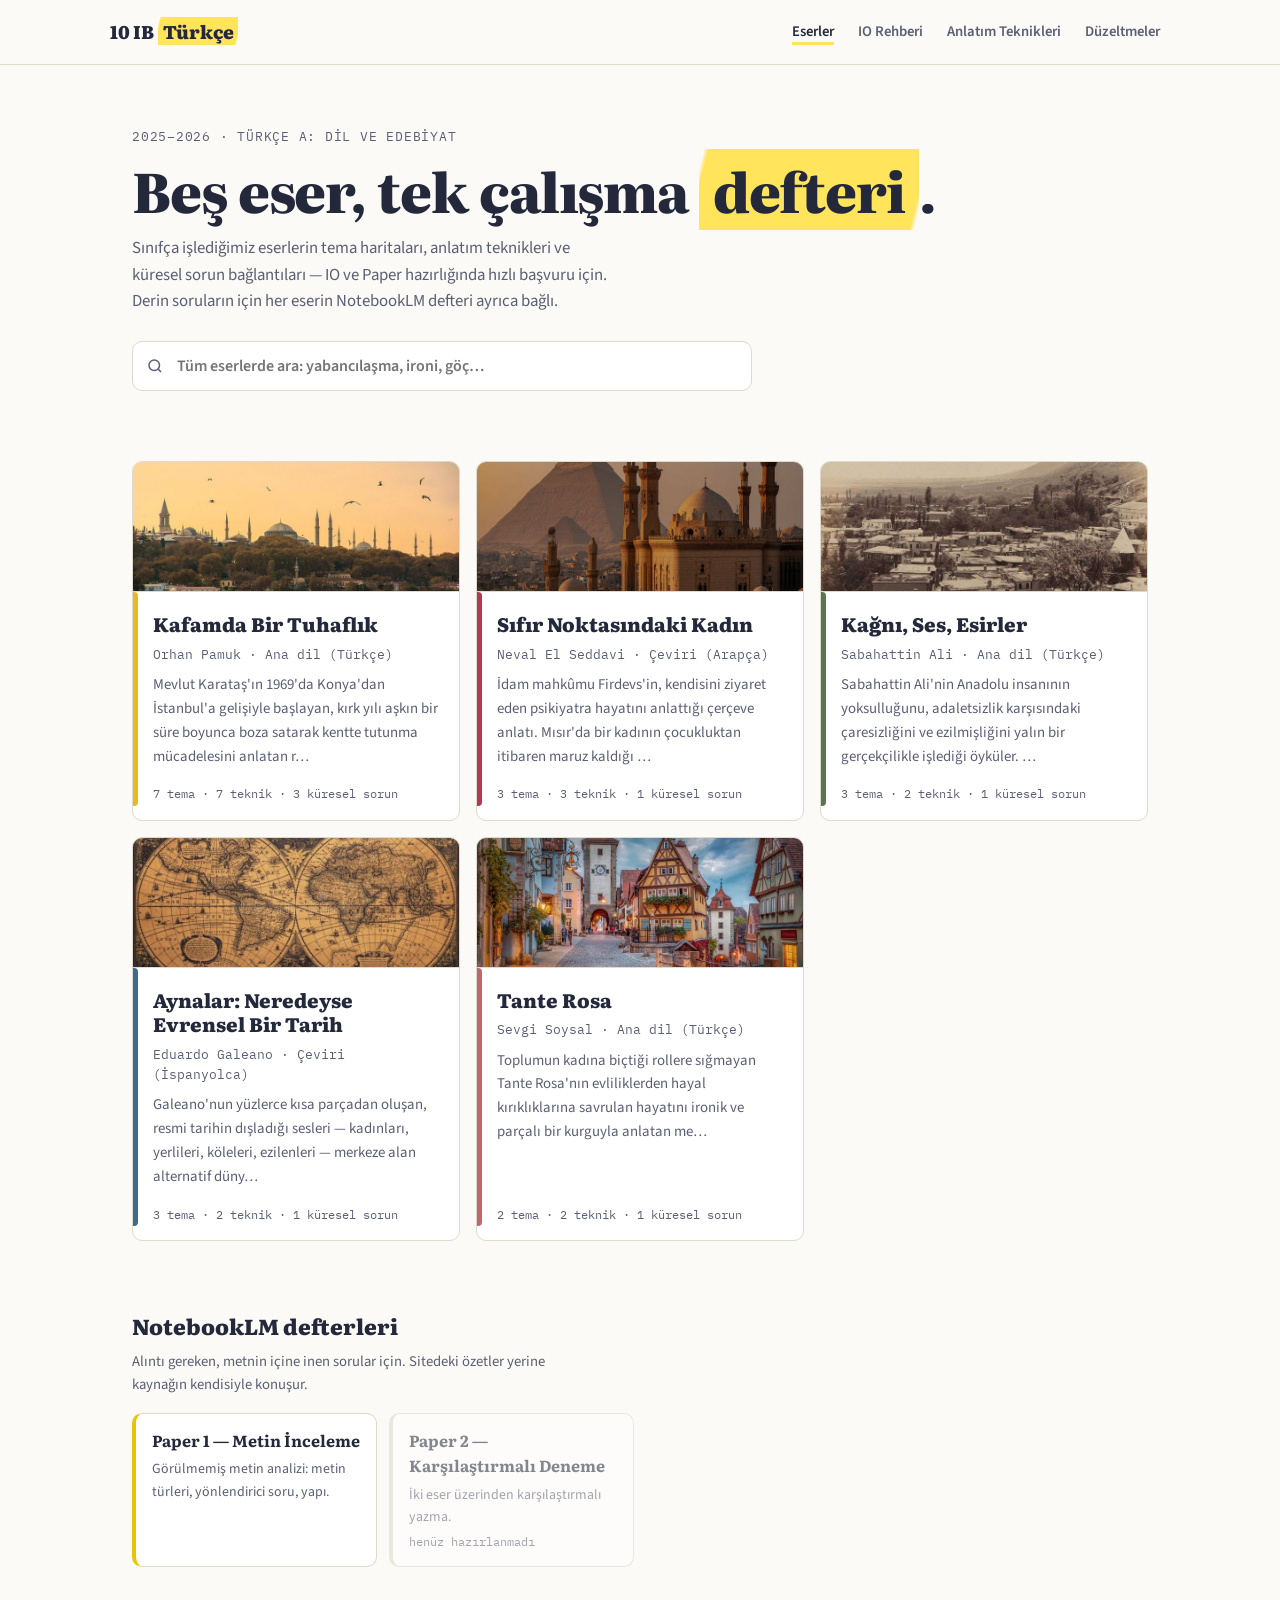
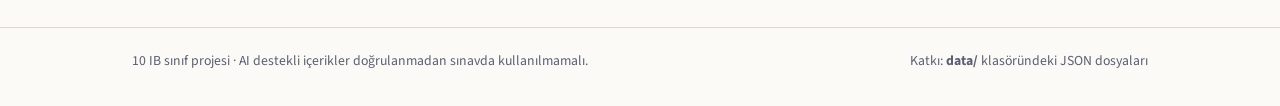
<file: index.html>
<!DOCTYPE html>
<html lang="tr">
<head>
<meta charset="UTF-8">
<meta name="viewport" content="width=device-width, initial-scale=1.0">
<title>10 IB Türkçe — Sınıf Çalışma Rehberi</title>
<link rel="stylesheet" href="css/stil.css">
</head>
<body data-sayfa="ana">
<header class="ust"><div class="kap ust-ic">
  <a class="logo" href="index.html">10 IB <em class="fosfor">Türkçe</em></a>
  <nav class="menu">
    <a class="aktif" href="index.html"><span>Eserler</span></a>
    <a href="io.html"><span>IO Rehberi</span></a>
    <a href="teknikler.html"><span>Anlatım Teknikleri</span></a>
    <a href="duzeltmeler.html"><span>Düzeltmeler</span></a>
  </nav>
</div></header>

<main class="kap">
  <section class="hero">
    <span class="not">2025–2026 · Türkçe A: Dil ve Edebiyat</span>
    <h1>Beş eser, tek çalışma <span class="fosfor">defteri</span>.</h1>
    <p class="alt">Sınıfça işlediğimiz eserlerin tema haritaları, anlatım teknikleri ve küresel sorun bağlantıları — IO ve Paper hazırlığında hızlı başvuru için. Derin soruların için her eserin NotebookLM defteri ayrıca bağlı.</p>
    <div class="arama">
      <svg viewBox="0 0 24 24" fill="none" stroke-width="2"><circle cx="11" cy="11" r="7"/><path d="m20 20-3.5-3.5"/></svg>
      <input id="arama" type="search" placeholder="Tüm eserlerde ara: yabancılaşma, ironi, göç…" aria-label="Tüm eserlerde ara">
    </div>
    <div id="arama-sonuc" class="arama-sonuc" aria-live="polite"></div>
  </section>

  <section id="kartlar" class="kartlar" aria-label="Eserler"></section>
  <section id="defterler" class="defterler" aria-label="NotebookLM defterleri"></section>
</main>

<footer class="alt-bilgi"><div class="kap">
  <span>10 IB sınıf projesi · AI destekli içerikler doğrulanmadan sınavda kullanılmamalı.</span>
  <span>Katkı: <b>data/</b> klasöründeki JSON dosyaları</span>
</div></footer>
<script src="js/uygulama.js"></script>
</body>
</html>
</file>
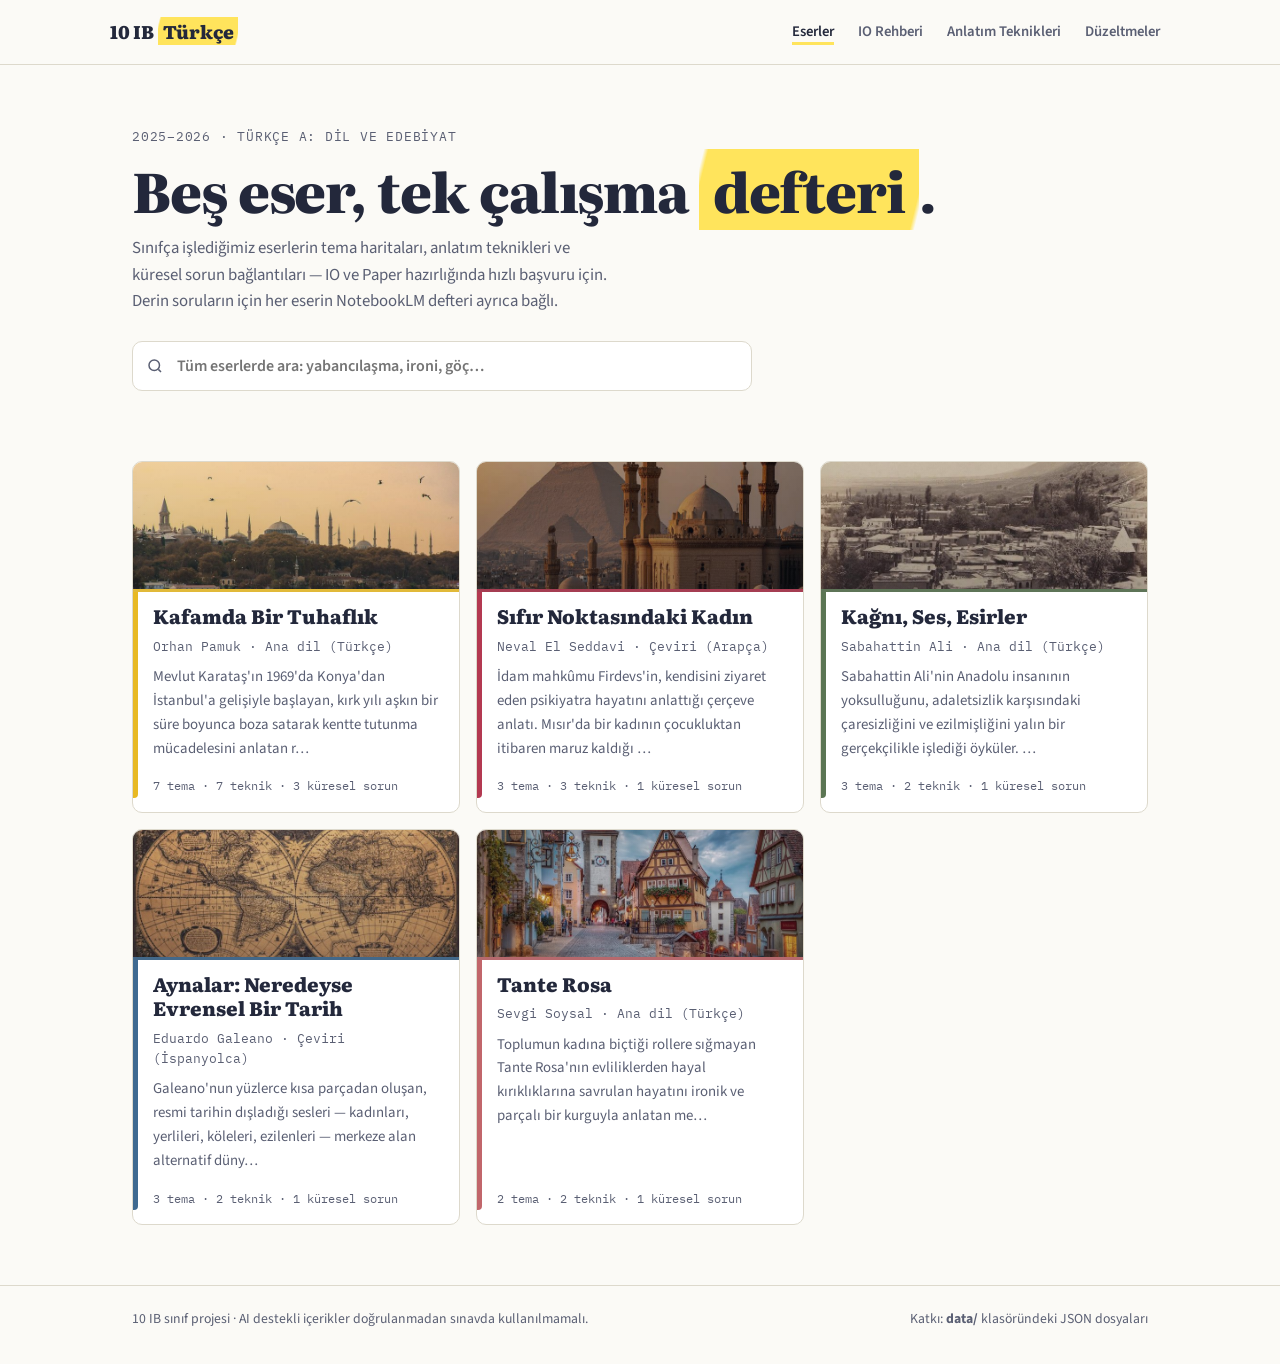
<file: ib-turkce/index.html>
<!DOCTYPE html>
<html lang="tr">
<head>
<meta charset="UTF-8">
<meta name="viewport" content="width=device-width, initial-scale=1.0">
<title>10 IB Türkçe — Sınıf Çalışma Rehberi</title>
<link rel="stylesheet" href="css/stil.css">
</head>
<body data-sayfa="ana">
<header class="ust"><div class="kap ust-ic">
  <a class="logo" href="index.html">10 IB <em class="fosfor">Türkçe</em></a>
  <nav class="menu">
    <a class="aktif" href="index.html"><span>Eserler</span></a>
    <a href="io.html"><span>IO Rehberi</span></a>
    <a href="teknikler.html"><span>Anlatım Teknikleri</span></a>
    <a href="duzeltmeler.html"><span>Düzeltmeler</span></a>
  </nav>
</div></header>

<main class="kap">
  <section class="hero">
    <span class="not">2025–2026 · Türkçe A: Dil ve Edebiyat</span>
    <h1>Beş eser, tek çalışma <span class="fosfor">defteri</span>.</h1>
    <p class="alt">Sınıfça işlediğimiz eserlerin tema haritaları, anlatım teknikleri ve küresel sorun bağlantıları — IO ve Paper hazırlığında hızlı başvuru için. Derin soruların için her eserin NotebookLM defteri ayrıca bağlı.</p>
    <div class="arama">
      <svg viewBox="0 0 24 24" fill="none" stroke-width="2"><circle cx="11" cy="11" r="7"/><path d="m20 20-3.5-3.5"/></svg>
      <input id="arama" type="search" placeholder="Tüm eserlerde ara: yabancılaşma, ironi, göç…" aria-label="Tüm eserlerde ara">
    </div>
    <div id="arama-sonuc" class="arama-sonuc" aria-live="polite"></div>
  </section>

  <section id="kartlar" class="kartlar" aria-label="Eserler"></section>
</main>

<footer class="alt-bilgi"><div class="kap">
  <span>10 IB sınıf projesi · AI destekli içerikler doğrulanmadan sınavda kullanılmamalı.</span>
  <span>Katkı: <b>data/</b> klasöründeki JSON dosyaları</span>
</div></footer>
<script src="js/uygulama.js"></script>
</body>
</html>
</file>
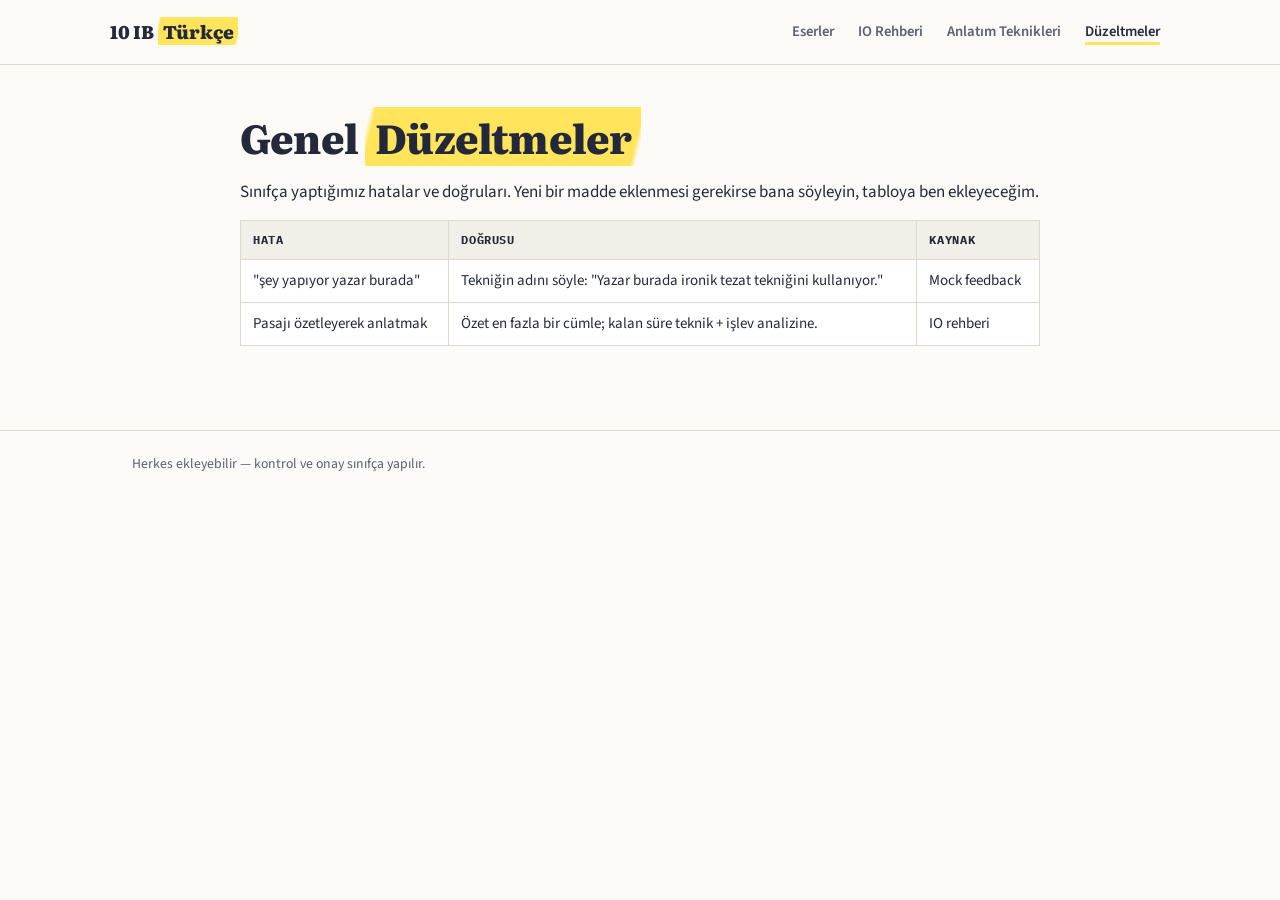
<file: duzeltmeler.html>
<!DOCTYPE html>
<html lang="tr">
<head>
<meta charset="UTF-8">
<meta name="viewport" content="width=device-width, initial-scale=1.0">
<title>Düzeltmeler — 10 IB Türkçe</title>
<link rel="stylesheet" href="css/stil.css">
</head>
<body data-sayfa="duzeltme">
<header class="ust"><div class="kap ust-ic">
  <a class="logo" href="index.html">10 IB <em class="fosfor">Türkçe</em></a>
  <nav class="menu">
    <a href="index.html"><span>Eserler</span></a>
    <a href="io.html"><span>IO Rehberi</span></a>
    <a href="teknikler.html"><span>Anlatım Teknikleri</span></a>
    <a class="aktif" href="duzeltmeler.html"><span>Düzeltmeler</span></a>
  </nav>
</div></header>

<main class="kap icerik">
  <h1>Genel <span class="fosfor">Düzeltmeler</span></h1>
  <p>Sınıfça yaptığımız hatalar ve doğruları. Yeni bir madde eklenmesi gerekirse bana söyleyin, tabloya ben ekleyeceğim.</p>
  <table><thead><tr><th>Hata</th><th>Doğrusu</th><th>Kaynak</th></tr></thead><tbody id="duzeltme-liste"></tbody></table>
</main>

<footer class="alt-bilgi"><div class="kap"><span>Herkes ekleyebilir — kontrol ve onay sınıfça yapılır.</span></div></footer>
<script src="js/uygulama.js"></script>
</body>
</html>
</file>
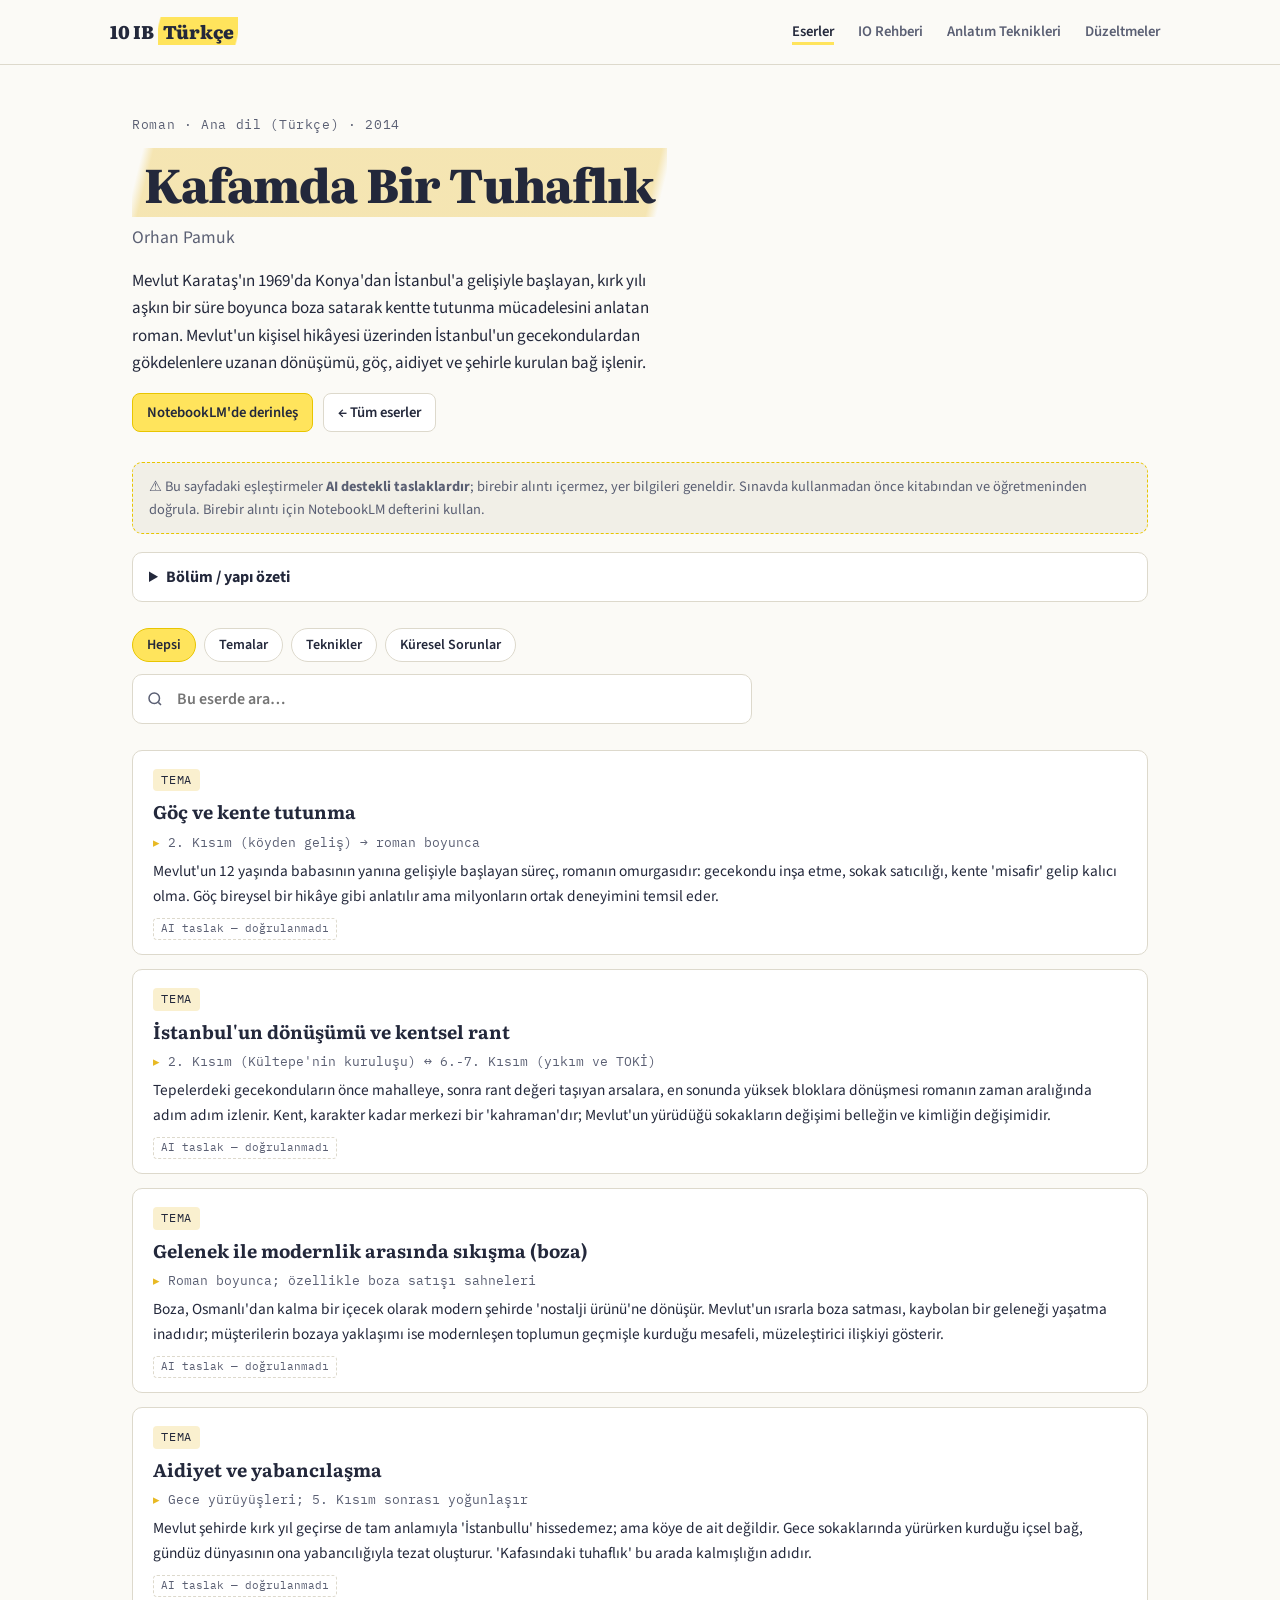
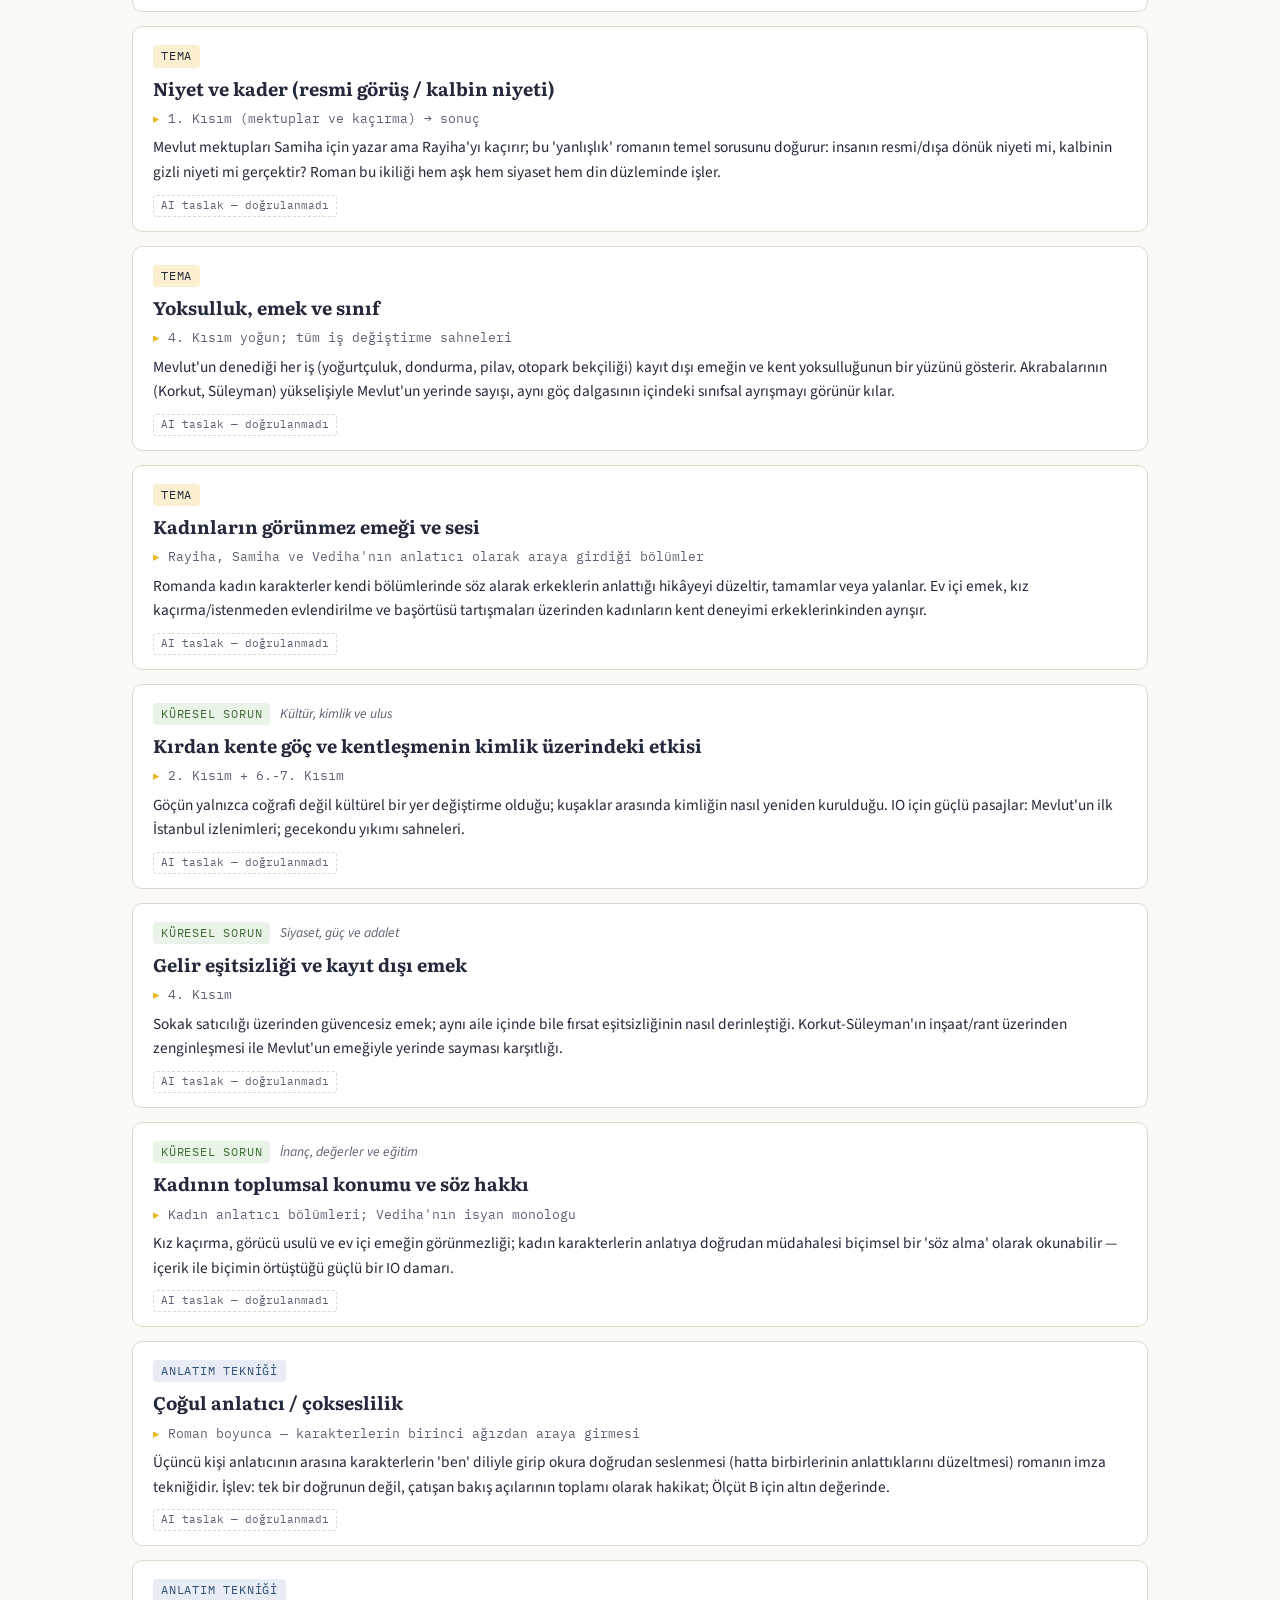
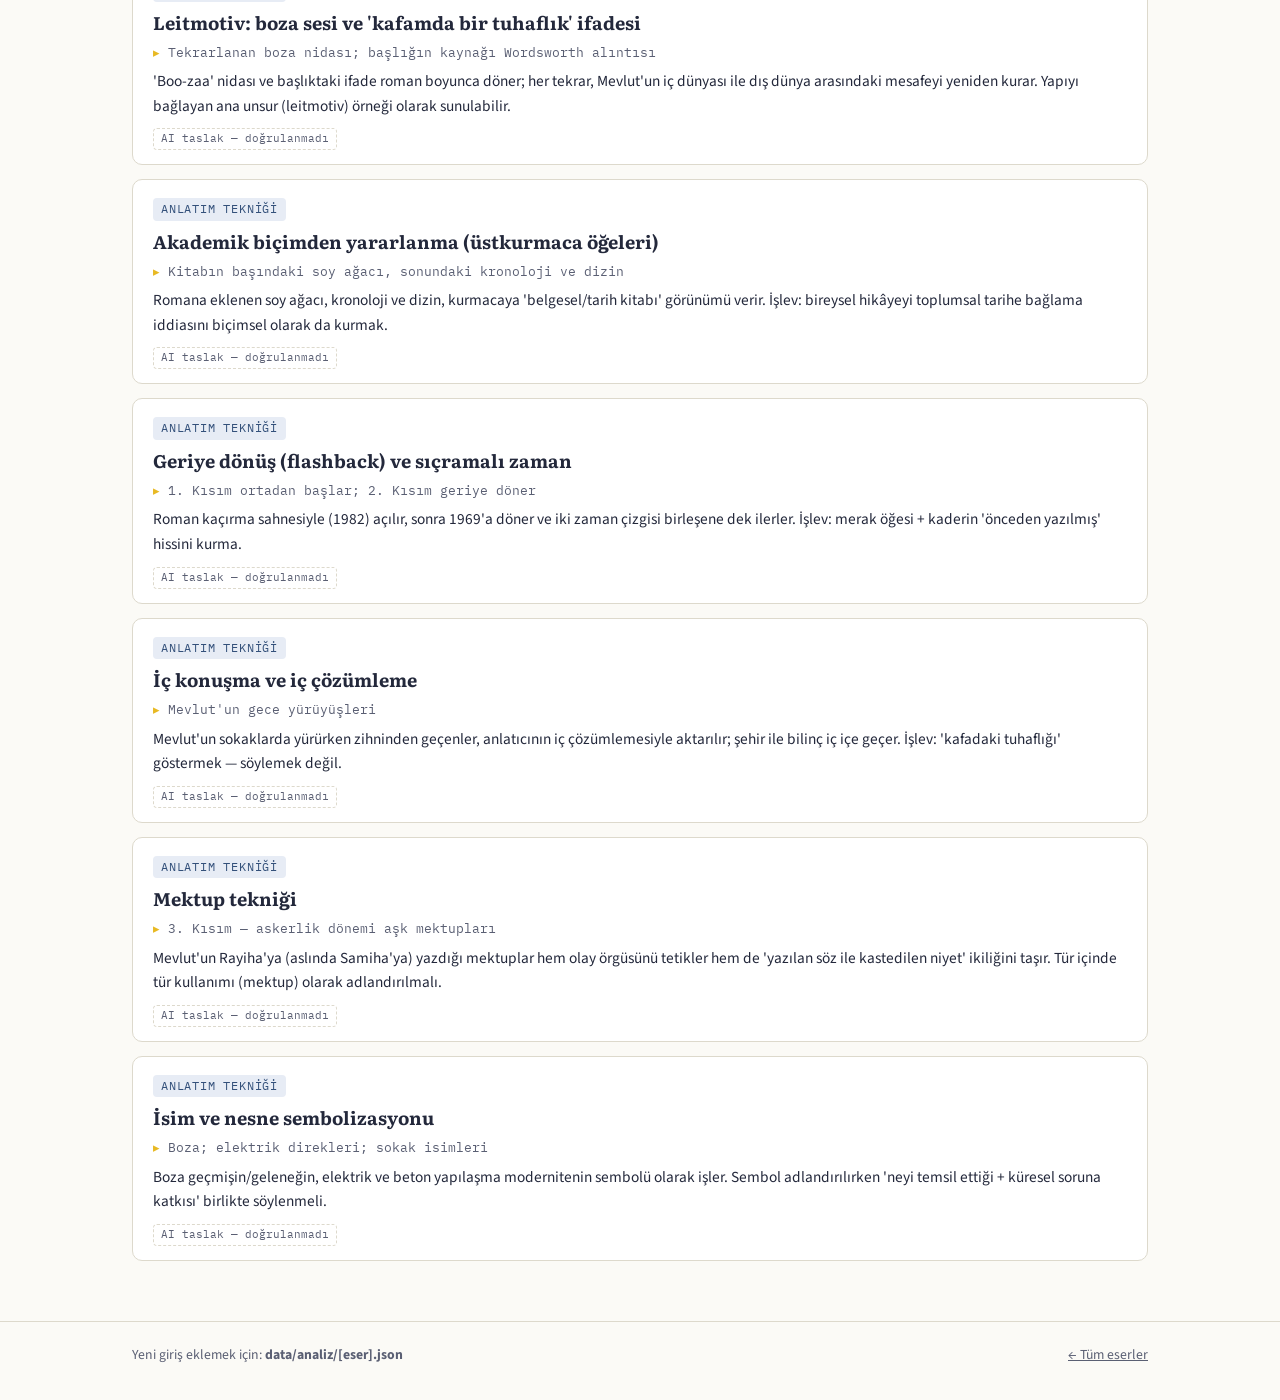
<file: eser.html>
<!DOCTYPE html>
<html lang="tr">
<head>
<meta charset="UTF-8">
<meta name="viewport" content="width=device-width, initial-scale=1.0">
<title>Eser — 10 IB Türkçe</title>
<link rel="stylesheet" href="css/stil.css">
</head>
<body data-sayfa="eser">
<header class="ust"><div class="kap ust-ic">
  <a class="logo" href="index.html">10 IB <em class="fosfor">Türkçe</em></a>
  <nav class="menu">
    <a class="aktif" href="index.html"><span>Eserler</span></a>
    <a href="io.html"><span>IO Rehberi</span></a>
    <a href="teknikler.html"><span>Anlatım Teknikleri</span></a>
    <a href="duzeltmeler.html"><span>Düzeltmeler</span></a>
  </nav>
</div></header>

<main class="kap">
  <section id="eser-baslik" class="eser-baslik"></section>
  <div class="uyari">⚠️ Bu sayfadaki eşleştirmeler <b>AI destekli taslaklardır</b>; birebir alıntı içermez, yer bilgileri geneldir. Sınavda kullanmadan önce kitabından ve öğretmeninden doğrula. Birebir alıntı için NotebookLM defterini kullan.</div>
  <div id="bolumler"></div>

  <div class="filtreler" id="filtreler" role="toolbar" aria-label="Tip filtresi"></div>
  <div class="arama" style="margin-top:12px">
    <svg viewBox="0 0 24 24" fill="none" stroke-width="2"><circle cx="11" cy="11" r="7"/><path d="m20 20-3.5-3.5"/></svg>
    <input id="eser-arama" type="search" placeholder="Bu eserde ara…" aria-label="Bu eserde ara">
  </div>
  <section id="girisler" class="girisler" aria-live="polite"></section>
</main>

<footer class="alt-bilgi"><div class="kap">
  <span>Yeni giriş eklemek için: <b>data/analiz/[eser].json</b></span>
  <span><a href="index.html" style="color:inherit">← Tüm eserler</a></span>
</div></footer>
<script src="js/uygulama.js"></script>
</body>
</html>
</file>
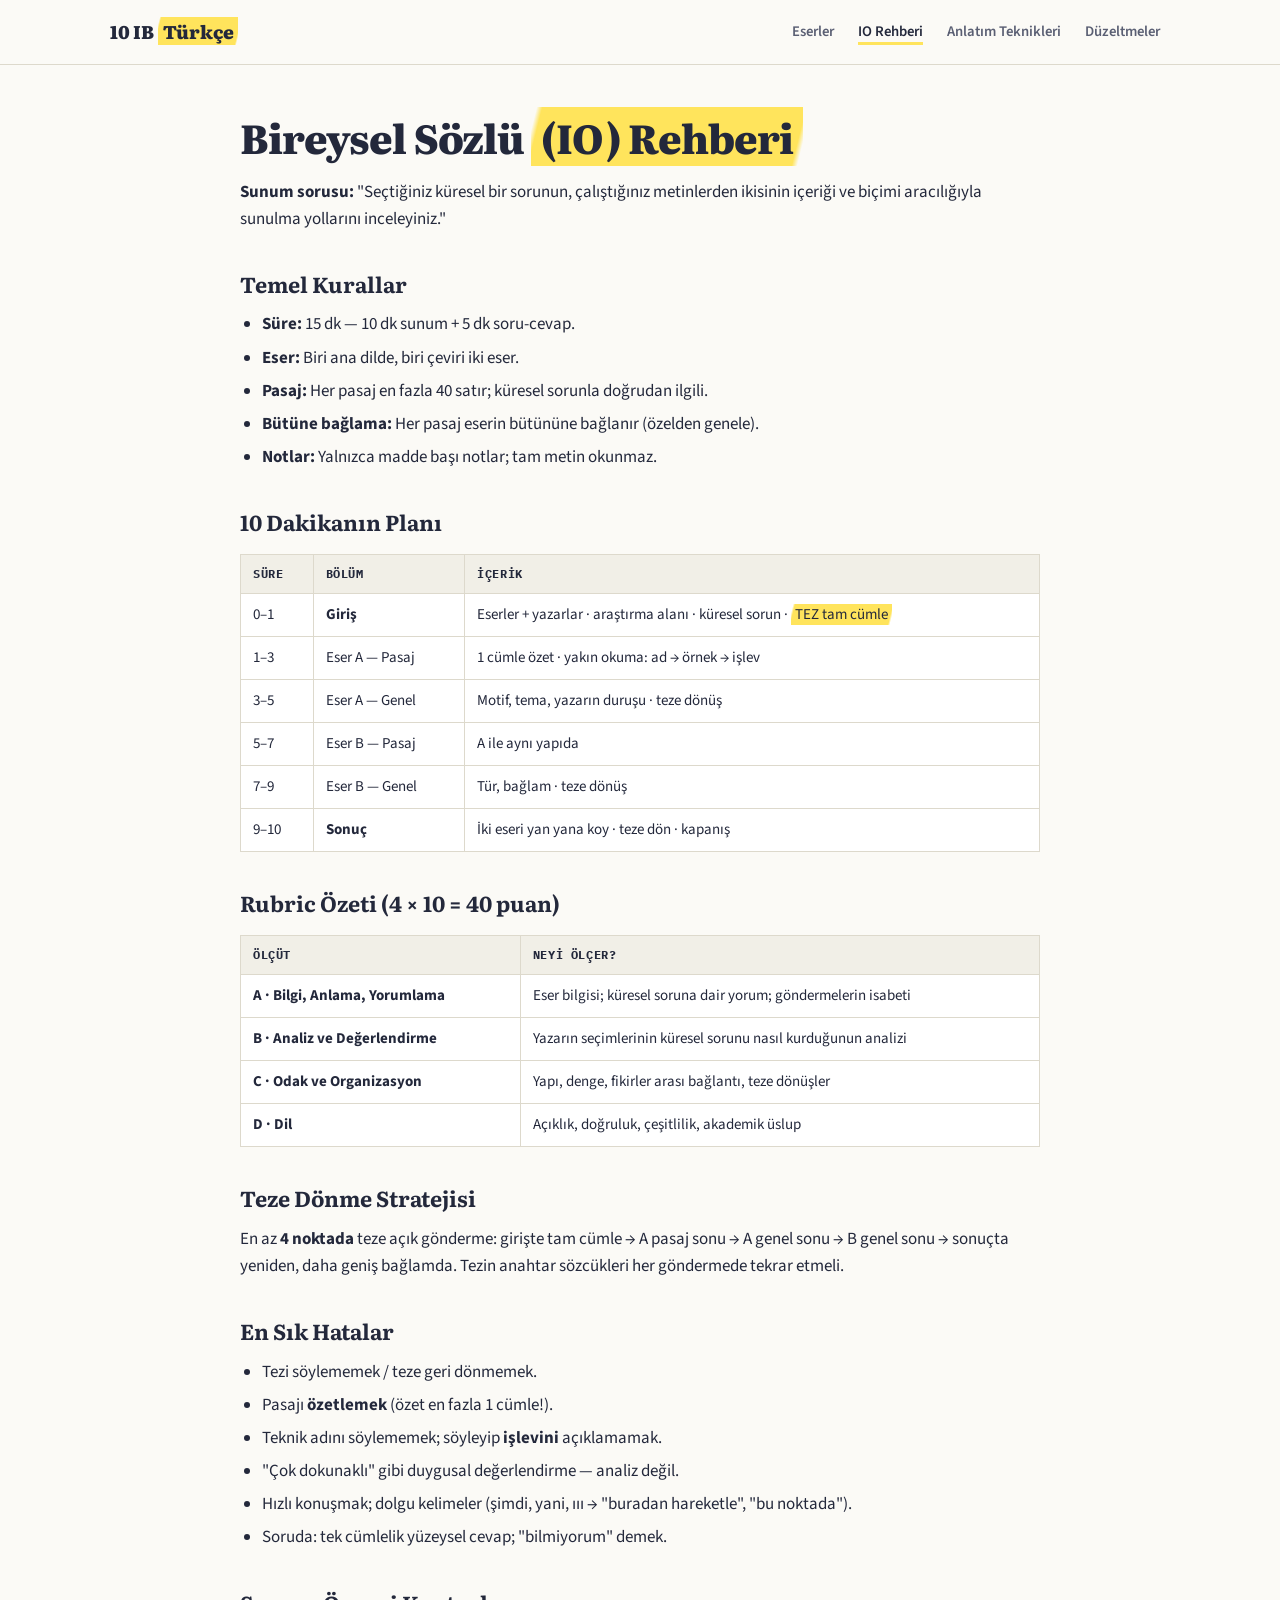
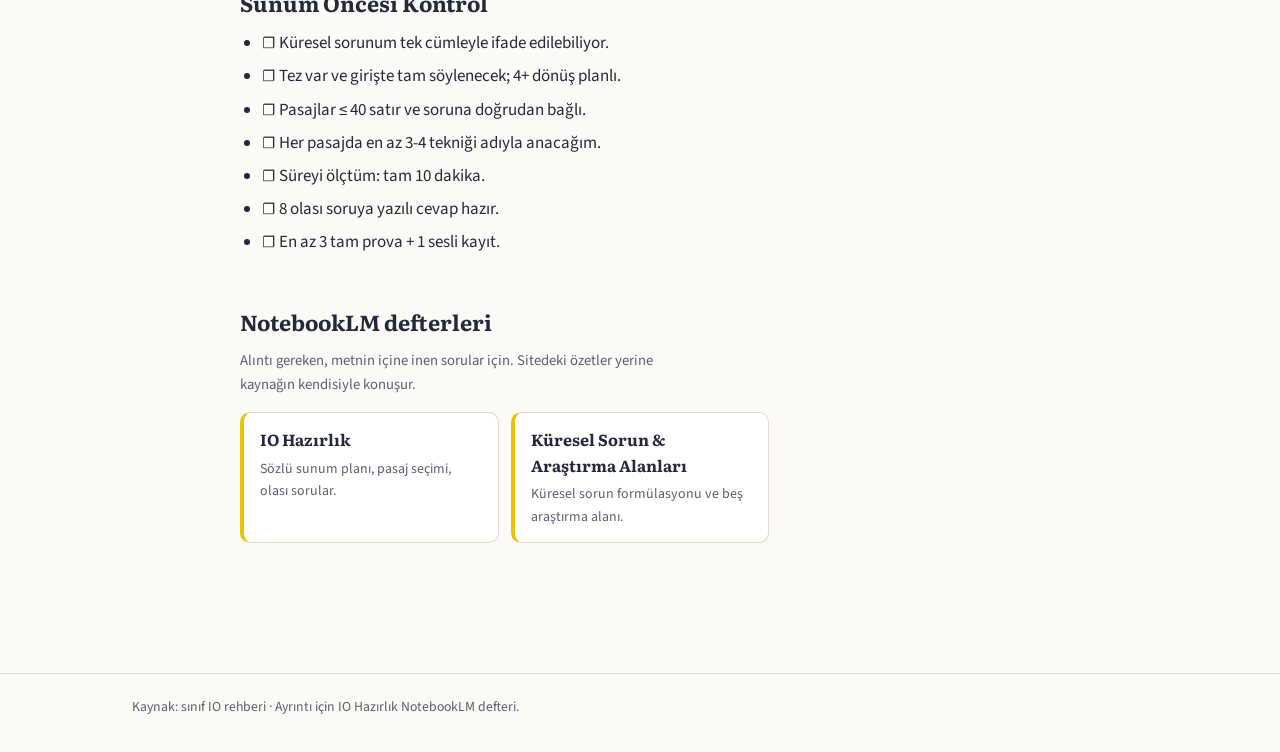
<file: io.html>
<!DOCTYPE html>
<html lang="tr">
<head>
<meta charset="UTF-8">
<meta name="viewport" content="width=device-width, initial-scale=1.0">
<title>IO Rehberi — 10 IB Türkçe</title>
<link rel="stylesheet" href="css/stil.css">
</head>
<body data-sayfa="io">
<header class="ust"><div class="kap ust-ic">
  <a class="logo" href="index.html">10 IB <em class="fosfor">Türkçe</em></a>
  <nav class="menu">
    <a href="index.html"><span>Eserler</span></a>
    <a class="aktif" href="io.html"><span>IO Rehberi</span></a>
    <a href="teknikler.html"><span>Anlatım Teknikleri</span></a>
    <a href="duzeltmeler.html"><span>Düzeltmeler</span></a>
  </nav>
</div></header>

<main class="kap icerik">
  <h1>Bireysel Sözlü <span class="fosfor">(IO) Rehberi</span></h1>
  <p><b>Sunum sorusu:</b> "Seçtiğiniz küresel bir sorunun, çalıştığınız metinlerden ikisinin içeriği ve biçimi aracılığıyla sunulma yollarını inceleyiniz."</p>

  <h2>Temel Kurallar</h2>
  <ul>
    <li><b>Süre:</b> 15 dk — 10 dk sunum + 5 dk soru-cevap.</li>
    <li><b>Eser:</b> Biri ana dilde, biri çeviri iki eser.</li>
    <li><b>Pasaj:</b> Her pasaj en fazla 40 satır; küresel sorunla doğrudan ilgili.</li>
    <li><b>Bütüne bağlama:</b> Her pasaj eserin bütününe bağlanır (özelden genele).</li>
    <li><b>Notlar:</b> Yalnızca madde başı notlar; tam metin okunmaz.</li>
  </ul>

  <h2>10 Dakikanın Planı</h2>
  <table><thead><tr><th>Süre</th><th>Bölüm</th><th>İçerik</th></tr></thead><tbody>
    <tr><td>0–1</td><td><b>Giriş</b></td><td>Eserler + yazarlar · araştırma alanı · küresel sorun · <span class="fosfor">TEZ tam cümle</span></td></tr>
    <tr><td>1–3</td><td>Eser A — Pasaj</td><td>1 cümle özet · yakın okuma: ad → örnek → işlev</td></tr>
    <tr><td>3–5</td><td>Eser A — Genel</td><td>Motif, tema, yazarın duruşu · teze dönüş</td></tr>
    <tr><td>5–7</td><td>Eser B — Pasaj</td><td>A ile aynı yapıda</td></tr>
    <tr><td>7–9</td><td>Eser B — Genel</td><td>Tür, bağlam · teze dönüş</td></tr>
    <tr><td>9–10</td><td><b>Sonuç</b></td><td>İki eseri yan yana koy · teze dön · kapanış</td></tr>
  </tbody></table>

  <h2>Rubric Özeti (4 × 10 = 40 puan)</h2>
  <table><thead><tr><th>Ölçüt</th><th>Neyi ölçer?</th></tr></thead><tbody>
    <tr><td><b>A · Bilgi, Anlama, Yorumlama</b></td><td>Eser bilgisi; küresel soruna dair yorum; göndermelerin isabeti</td></tr>
    <tr><td><b>B · Analiz ve Değerlendirme</b></td><td>Yazarın seçimlerinin küresel sorunu nasıl kurduğunun analizi</td></tr>
    <tr><td><b>C · Odak ve Organizasyon</b></td><td>Yapı, denge, fikirler arası bağlantı, teze dönüşler</td></tr>
    <tr><td><b>D · Dil</b></td><td>Açıklık, doğruluk, çeşitlilik, akademik üslup</td></tr>
  </tbody></table>

  <h2>Teze Dönme Stratejisi</h2>
  <p>En az <b>4 noktada</b> teze açık gönderme: girişte tam cümle → A pasaj sonu → A genel sonu → B genel sonu → sonuçta yeniden, daha geniş bağlamda. Tezin anahtar sözcükleri her göndermede tekrar etmeli.</p>

  <h2>En Sık Hatalar</h2>
  <ul>
    <li>Tezi söylememek / teze geri dönmemek.</li>
    <li>Pasajı <b>özetlemek</b> (özet en fazla 1 cümle!).</li>
    <li>Teknik adını söylememek; söyleyip <b>işlevini</b> açıklamamak.</li>
    <li>"Çok dokunaklı" gibi duygusal değerlendirme — analiz değil.</li>
    <li>Hızlı konuşmak; dolgu kelimeler (şimdi, yani, ııı → "buradan hareketle", "bu noktada").</li>
    <li>Soruda: tek cümlelik yüzeysel cevap; "bilmiyorum" demek.</li>
  </ul>

  <h2>Sunum Öncesi Kontrol</h2>
  <ul>
    <li>☐ Küresel sorunum tek cümleyle ifade edilebiliyor.</li>
    <li>☐ Tez var ve girişte tam söylenecek; 4+ dönüş planlı.</li>
    <li>☐ Pasajlar ≤ 40 satır ve soruna doğrudan bağlı.</li>
    <li>☐ Her pasajda en az 3-4 tekniği adıyla anacağım.</li>
    <li>☐ Süreyi ölçtüm: tam 10 dakika.</li>
    <li>☐ 8 olası soruya yazılı cevap hazır.</li>
    <li>☐ En az 3 tam prova + 1 sesli kayıt.</li>
  </ul>

  <section id="defterler" class="defterler" aria-label="NotebookLM defterleri"></section>
</main>

<footer class="alt-bilgi"><div class="kap"><span>Kaynak: sınıf IO rehberi · Ayrıntı için IO Hazırlık NotebookLM defteri.</span></div></footer>
<script src="js/uygulama.js"></script>
</body>
</html>
</file>
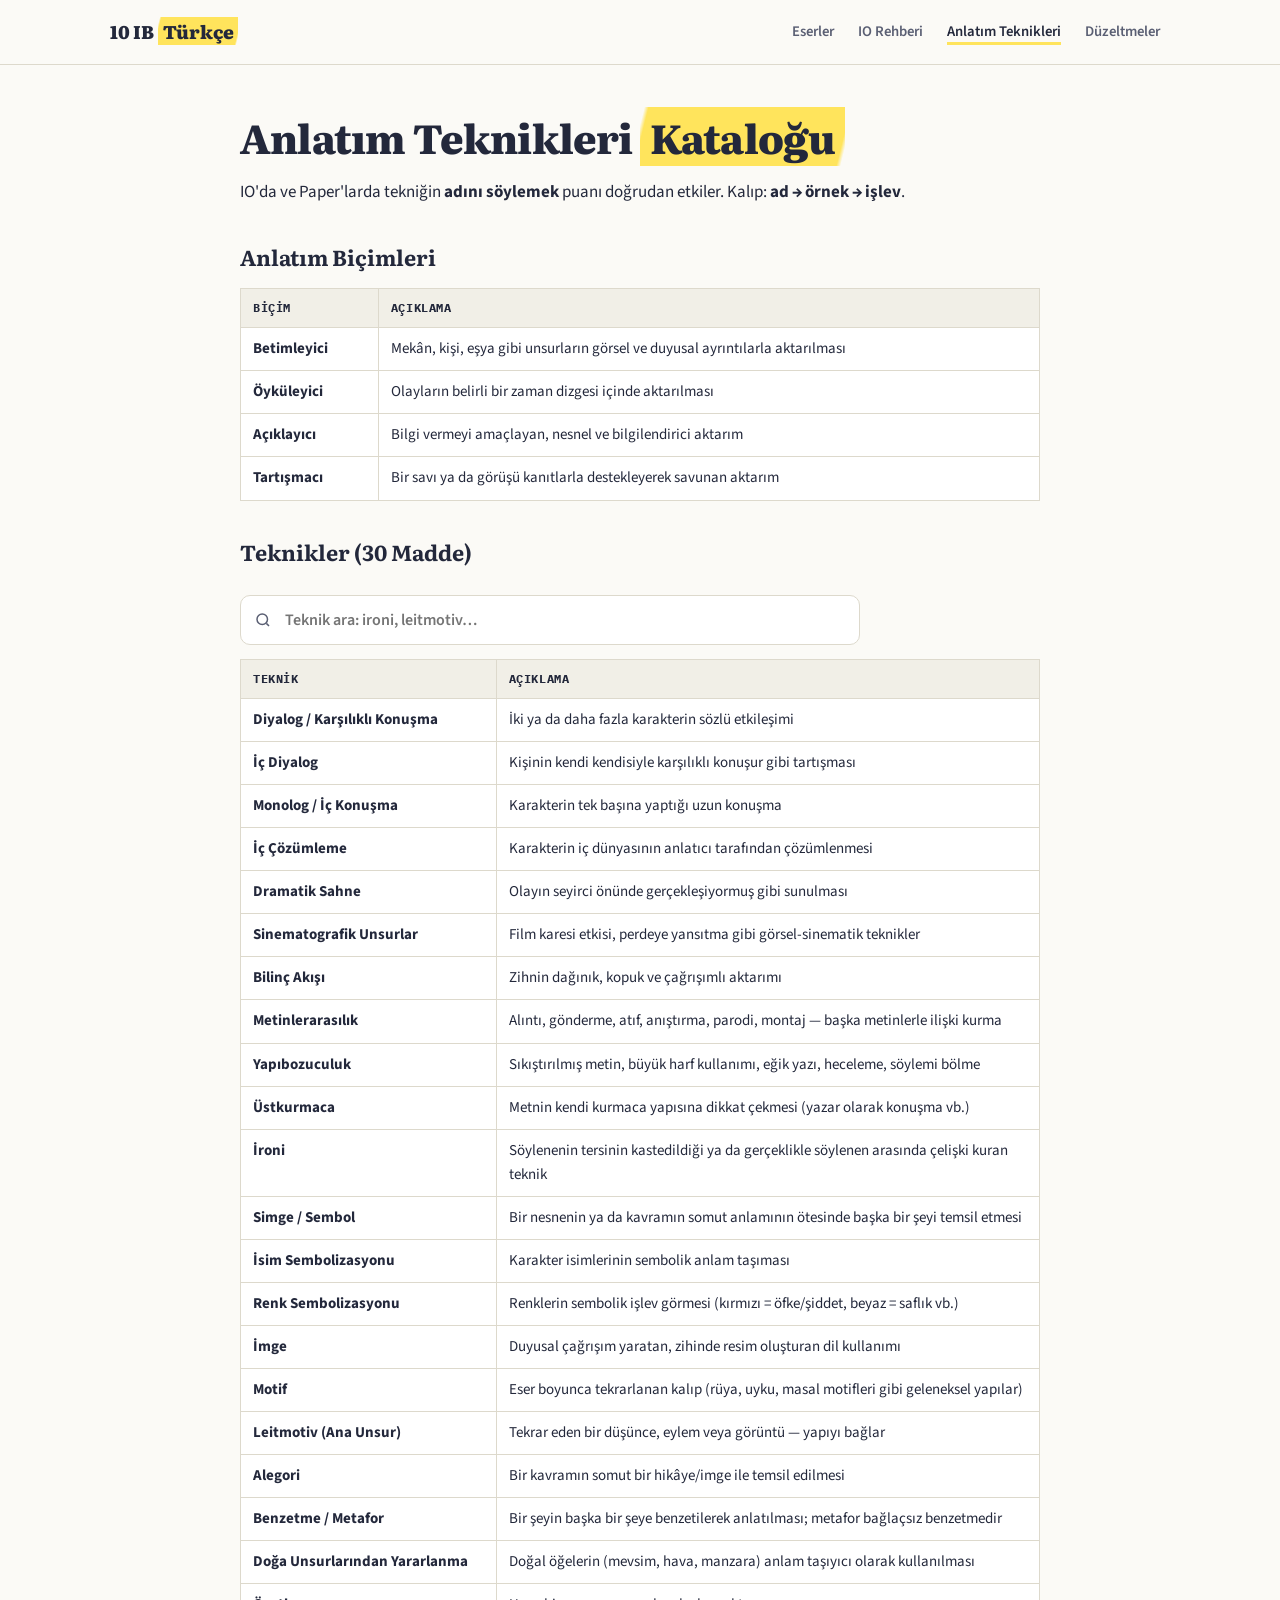
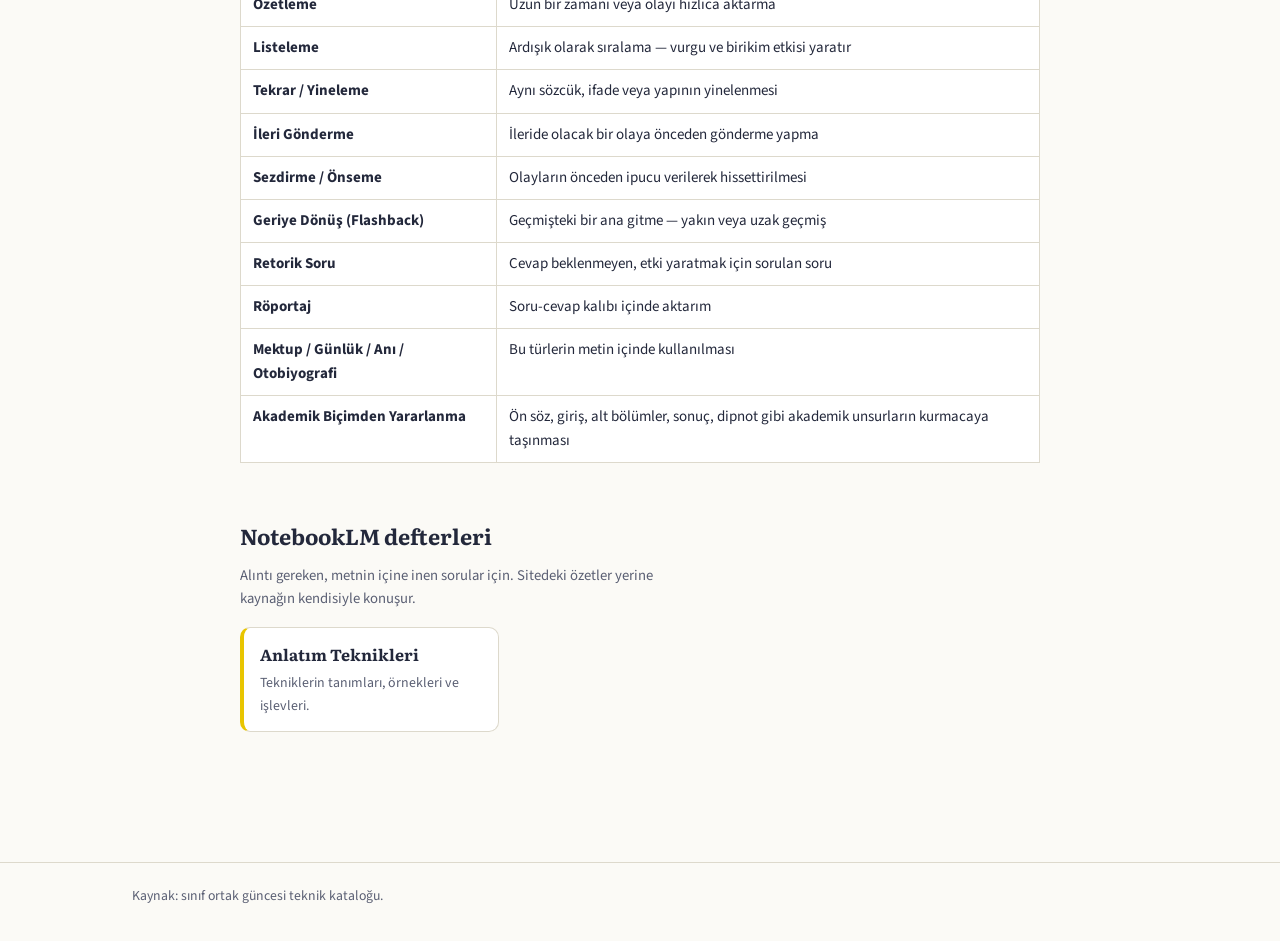
<file: teknikler.html>
<!DOCTYPE html>
<html lang="tr">
<head>
<meta charset="UTF-8">
<meta name="viewport" content="width=device-width, initial-scale=1.0">
<title>Anlatım Teknikleri — 10 IB Türkçe</title>
<link rel="stylesheet" href="css/stil.css">
</head>
<body data-sayfa="teknik">
<header class="ust"><div class="kap ust-ic">
  <a class="logo" href="index.html">10 IB <em class="fosfor">Türkçe</em></a>
  <nav class="menu">
    <a href="index.html"><span>Eserler</span></a>
    <a href="io.html"><span>IO Rehberi</span></a>
    <a class="aktif" href="teknikler.html"><span>Anlatım Teknikleri</span></a>
    <a href="duzeltmeler.html"><span>Düzeltmeler</span></a>
  </nav>
</div></header>

<main class="kap icerik">
  <h1>Anlatım Teknikleri <span class="fosfor">Kataloğu</span></h1>
  <p>IO'da ve Paper'larda tekniğin <b>adını söylemek</b> puanı doğrudan etkiler. Kalıp: <b>ad → örnek → işlev</b>.</p>

  <h2>Anlatım Biçimleri</h2>
  <table><thead><tr><th>Biçim</th><th>Açıklama</th></tr></thead><tbody id="bicimler"></tbody></table>

  <h2>Teknikler (30 Madde)</h2>
  <div class="arama"><svg viewBox="0 0 24 24" fill="none" stroke-width="2"><circle cx="11" cy="11" r="7"/><path d="m20 20-3.5-3.5"/></svg>
  <input id="teknik-arama" type="search" placeholder="Teknik ara: ironi, leitmotiv…" aria-label="Teknik ara"></div>
  <table><thead><tr><th>Teknik</th><th>Açıklama</th></tr></thead><tbody id="teknik-liste"></tbody></table>

  <section id="defterler" class="defterler" aria-label="NotebookLM defterleri"></section>
</main>

<footer class="alt-bilgi"><div class="kap"><span>Kaynak: sınıf ortak güncesi teknik kataloğu.</span></div></footer>
<script src="js/uygulama.js"></script>
</body>
</html>
</file>
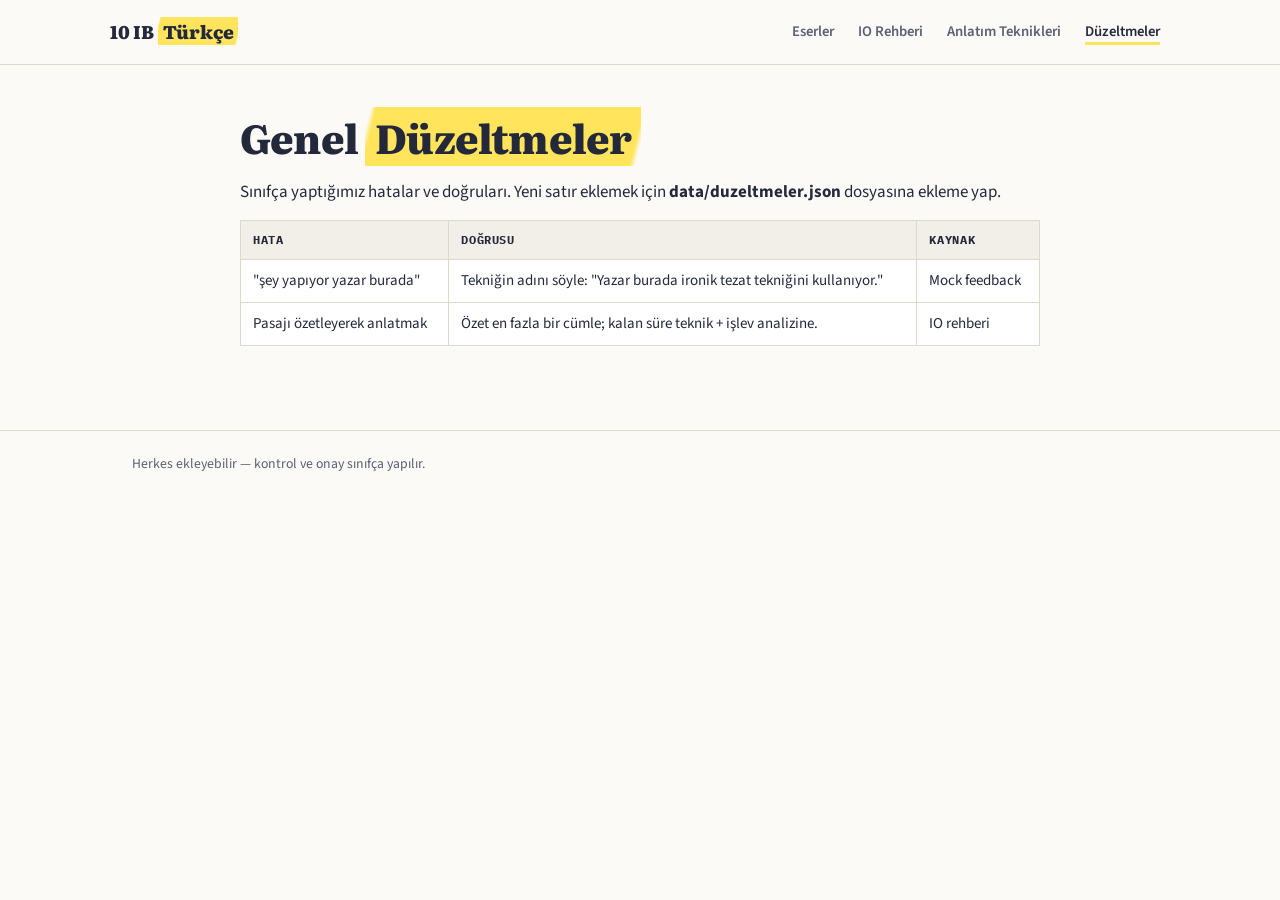
<file: ib-turkce/duzeltmeler.html>
<!DOCTYPE html>
<html lang="tr">
<head>
<meta charset="UTF-8">
<meta name="viewport" content="width=device-width, initial-scale=1.0">
<title>Düzeltmeler — 10 IB Türkçe</title>
<link rel="stylesheet" href="css/stil.css">
</head>
<body data-sayfa="duzeltme">
<header class="ust"><div class="kap ust-ic">
  <a class="logo" href="index.html">10 IB <em class="fosfor">Türkçe</em></a>
  <nav class="menu">
    <a href="index.html"><span>Eserler</span></a>
    <a href="io.html"><span>IO Rehberi</span></a>
    <a href="teknikler.html"><span>Anlatım Teknikleri</span></a>
    <a class="aktif" href="duzeltmeler.html"><span>Düzeltmeler</span></a>
  </nav>
</div></header>

<main class="kap icerik">
  <h1>Genel <span class="fosfor">Düzeltmeler</span></h1>
  <p>Sınıfça yaptığımız hatalar ve doğruları. Yeni satır eklemek için <b>data/duzeltmeler.json</b> dosyasına ekleme yap.</p>
  <table><thead><tr><th>Hata</th><th>Doğrusu</th><th>Kaynak</th></tr></thead><tbody id="duzeltme-liste"></tbody></table>
</main>

<footer class="alt-bilgi"><div class="kap"><span>Herkes ekleyebilir — kontrol ve onay sınıfça yapılır.</span></div></footer>
<script src="js/uygulama.js"></script>
</body>
</html>
</file>
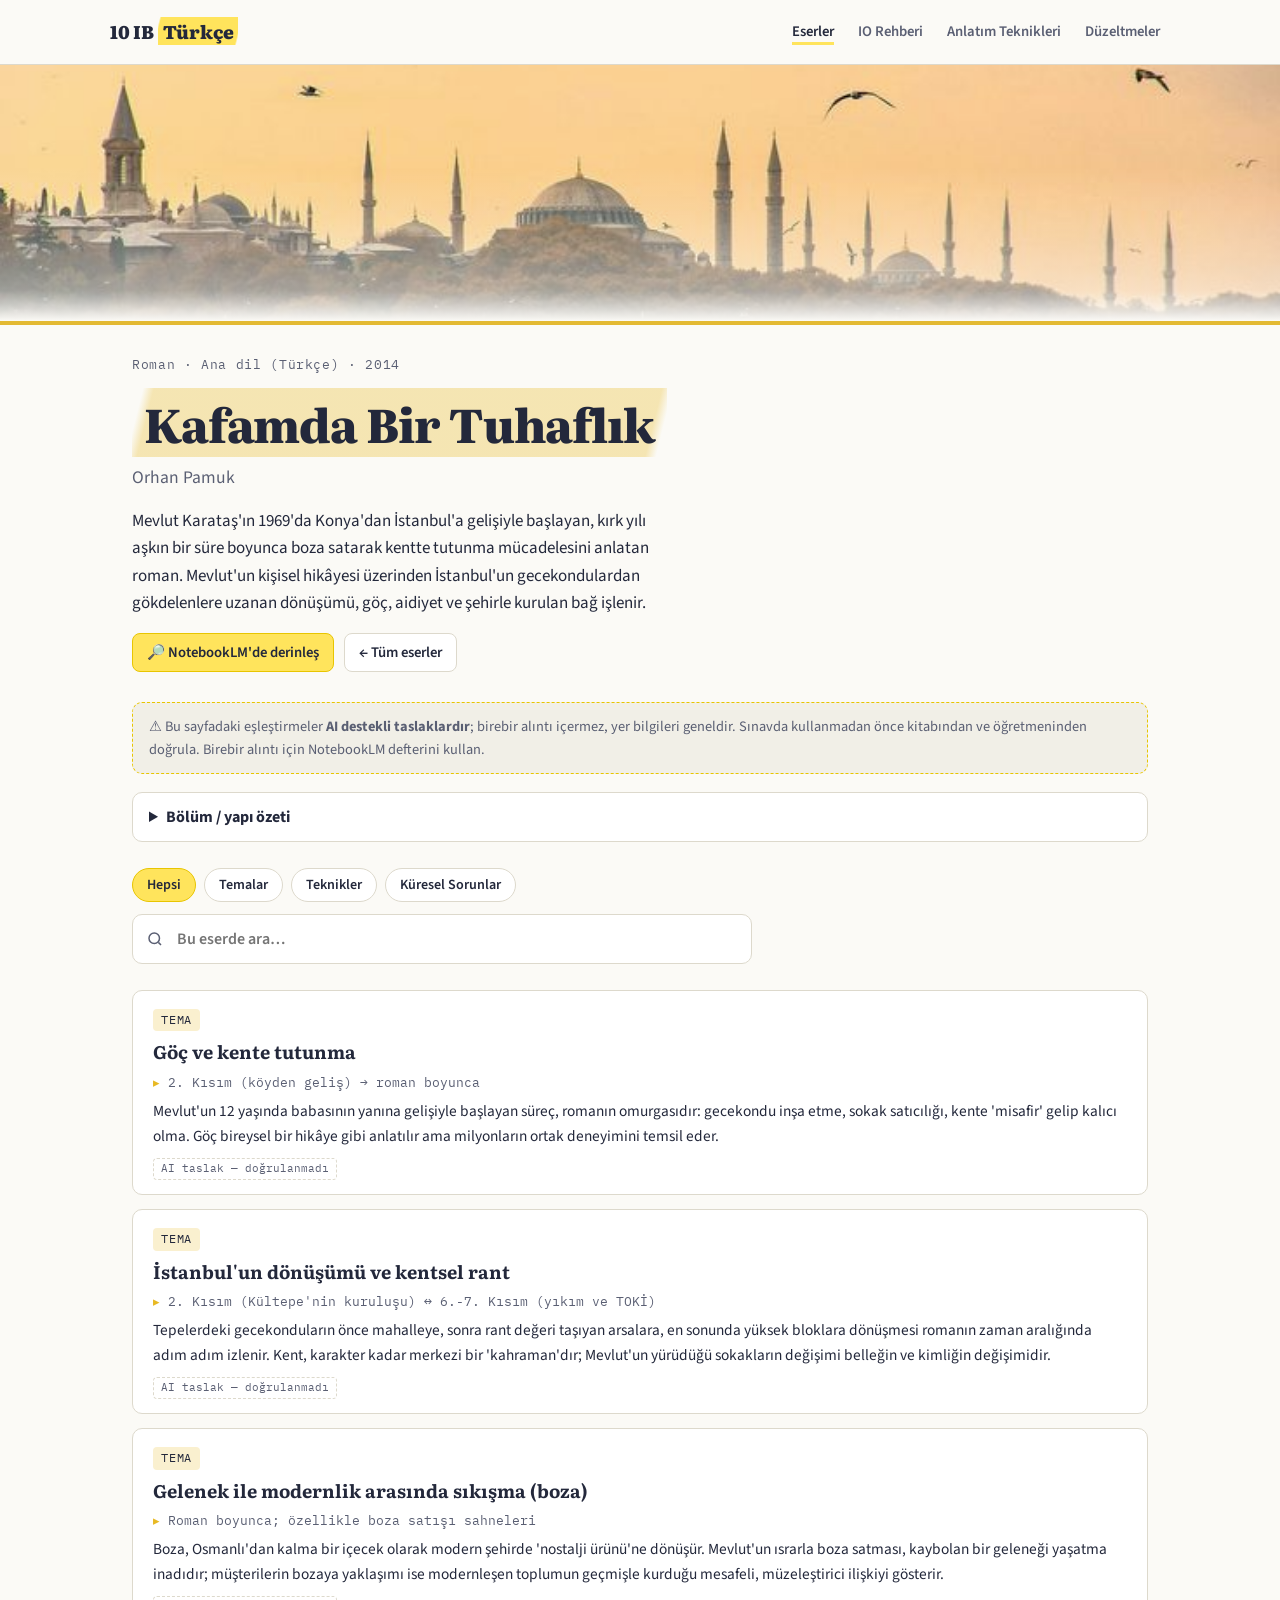
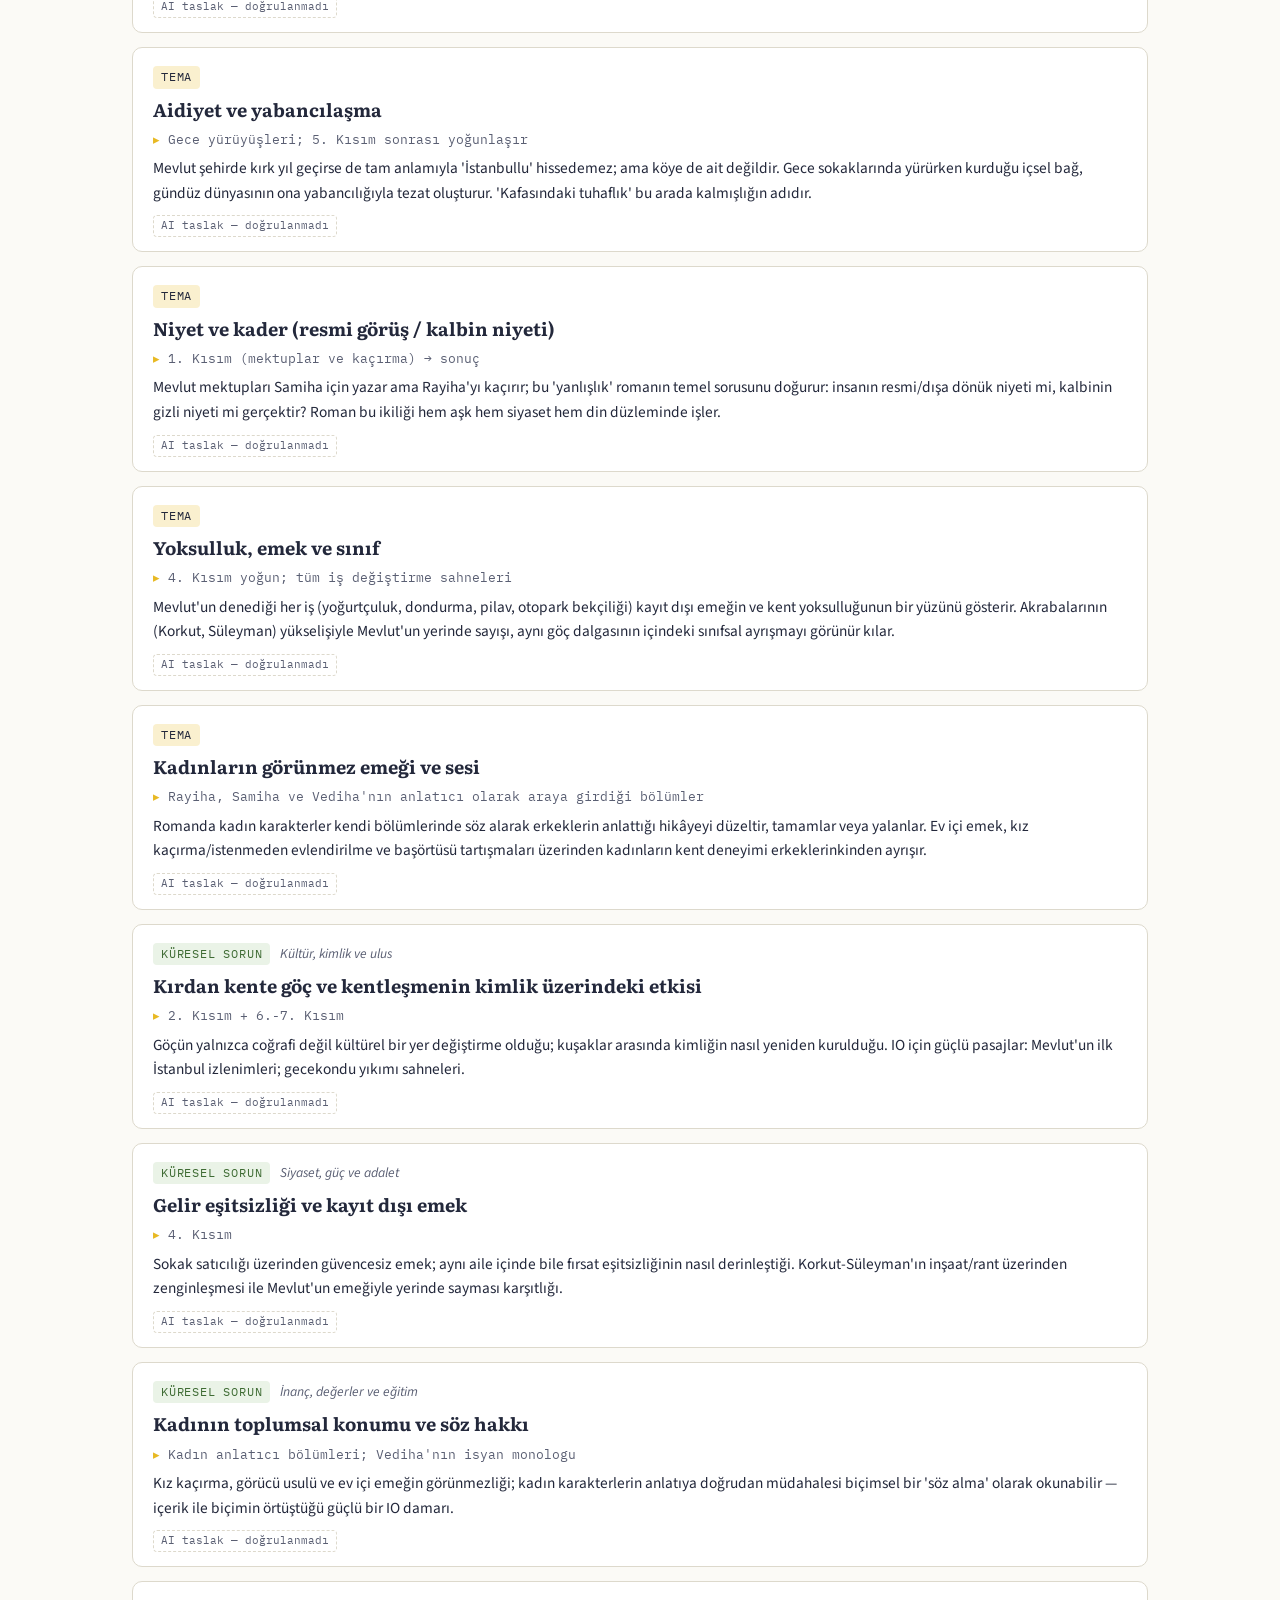
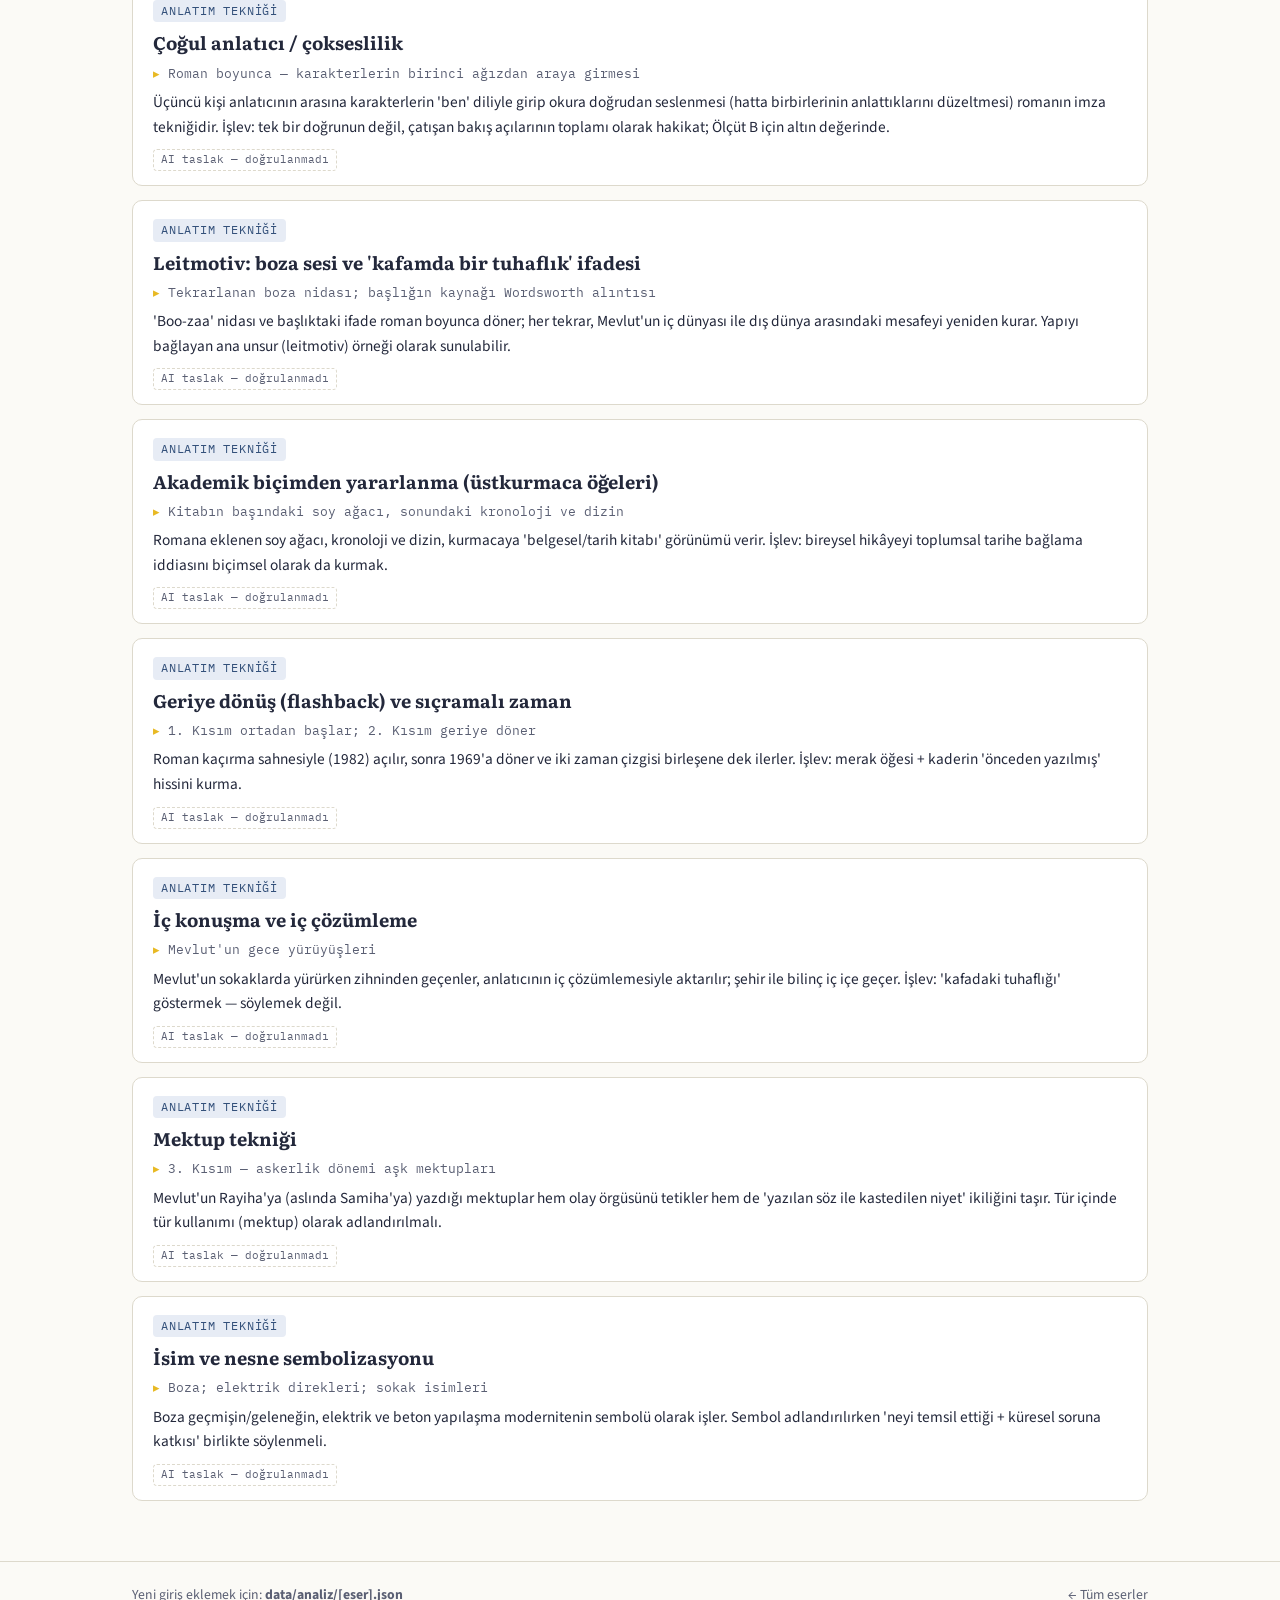
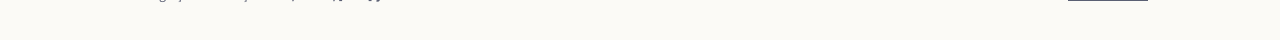
<file: ib-turkce/eser.html>
<!DOCTYPE html>
<html lang="tr">
<head>
<meta charset="UTF-8">
<meta name="viewport" content="width=device-width, initial-scale=1.0">
<title>Eser — 10 IB Türkçe</title>
<link rel="stylesheet" href="css/stil.css">
</head>
<body data-sayfa="eser">
<header class="ust"><div class="kap ust-ic">
  <a class="logo" href="index.html">10 IB <em class="fosfor">Türkçe</em></a>
  <nav class="menu">
    <a class="aktif" href="index.html"><span>Eserler</span></a>
    <a href="io.html"><span>IO Rehberi</span></a>
    <a href="teknikler.html"><span>Anlatım Teknikleri</span></a>
    <a href="duzeltmeler.html"><span>Düzeltmeler</span></a>
  </nav>
</div></header>

<div id="eser-bant" class="eser-bant" hidden></div>
<main class="kap">
  <section id="eser-baslik" class="eser-baslik"></section>
  <div class="uyari">⚠️ Bu sayfadaki eşleştirmeler <b>AI destekli taslaklardır</b>; birebir alıntı içermez, yer bilgileri geneldir. Sınavda kullanmadan önce kitabından ve öğretmeninden doğrula. Birebir alıntı için NotebookLM defterini kullan.</div>
  <div id="bolumler"></div>

  <div class="filtreler" id="filtreler" role="toolbar" aria-label="Tip filtresi"></div>
  <div class="arama" style="margin-top:12px">
    <svg viewBox="0 0 24 24" fill="none" stroke-width="2"><circle cx="11" cy="11" r="7"/><path d="m20 20-3.5-3.5"/></svg>
    <input id="eser-arama" type="search" placeholder="Bu eserde ara…" aria-label="Bu eserde ara">
  </div>
  <section id="girisler" class="girisler" aria-live="polite"></section>
</main>

<footer class="alt-bilgi"><div class="kap">
  <span>Yeni giriş eklemek için: <b>data/analiz/[eser].json</b></span>
  <span><a href="index.html" style="color:inherit">← Tüm eserler</a></span>
</div></footer>
<script src="js/uygulama.js"></script>
</body>
</html>
</file>
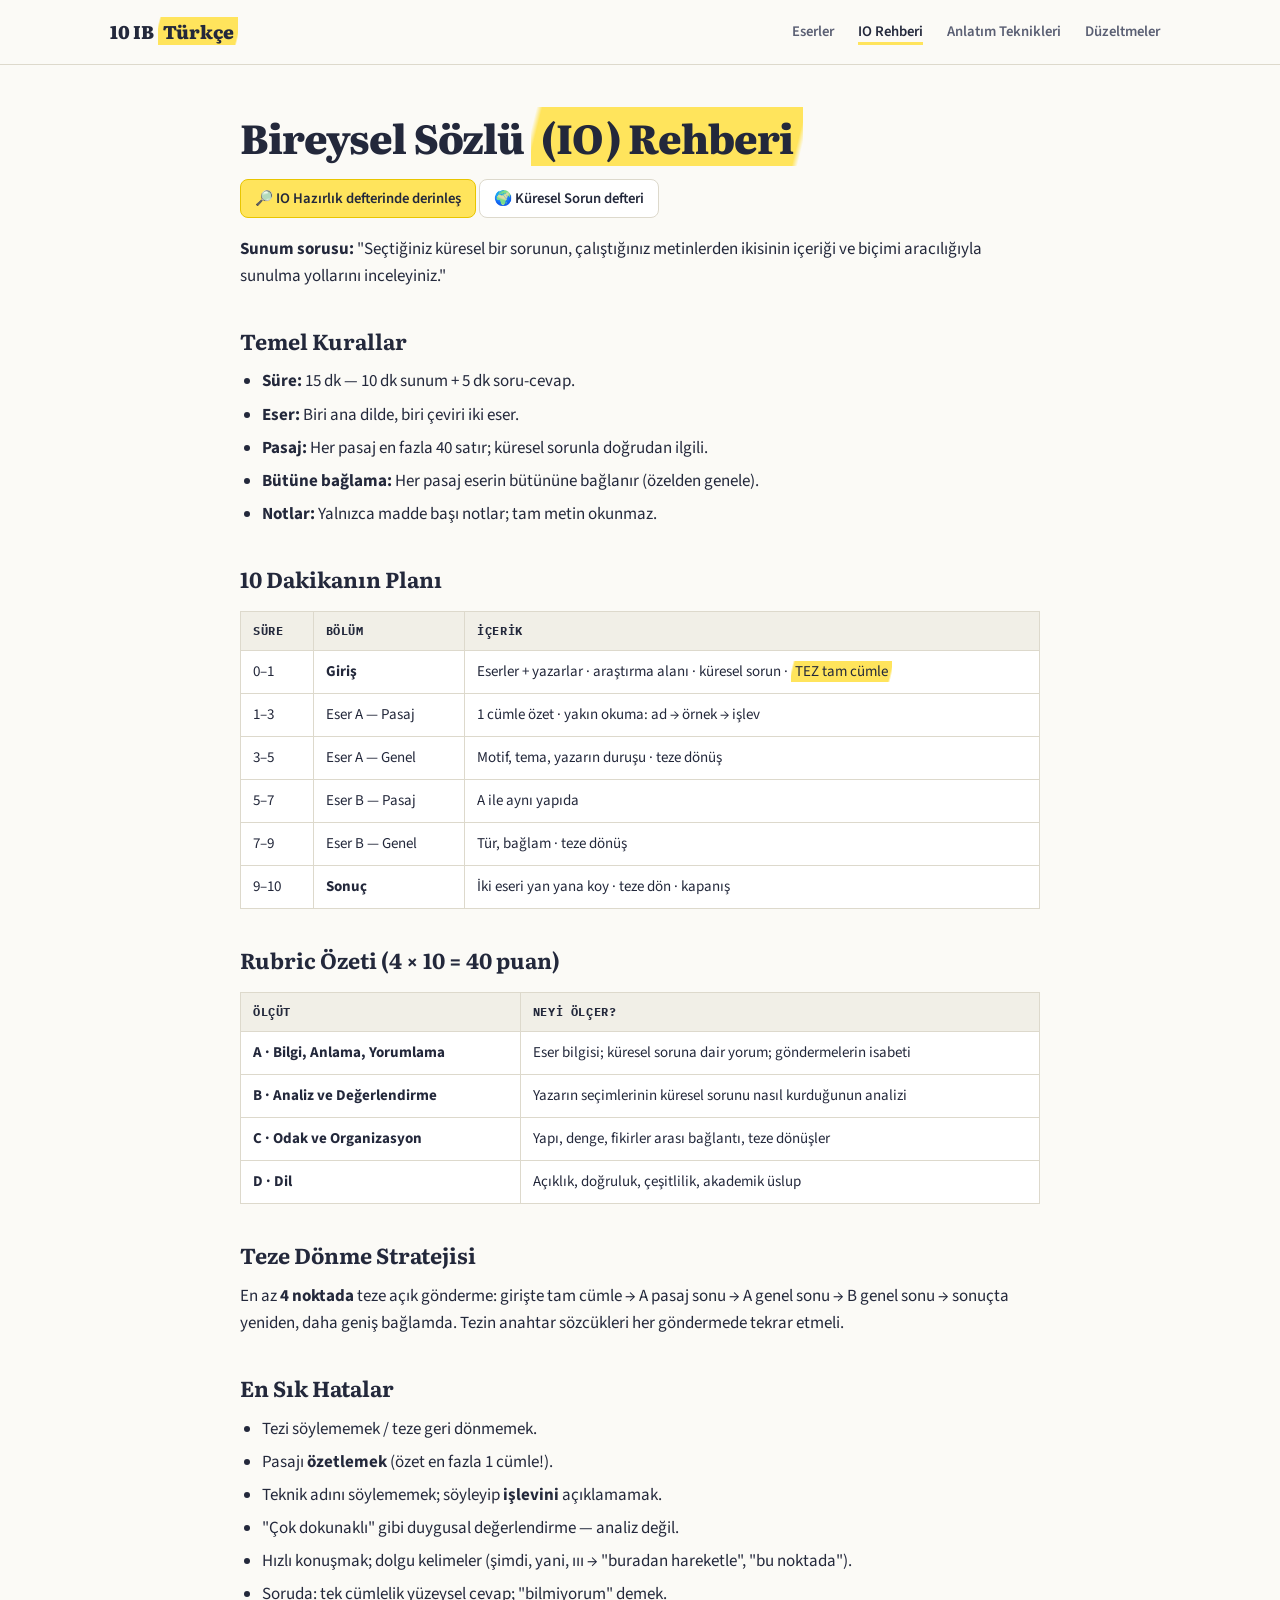
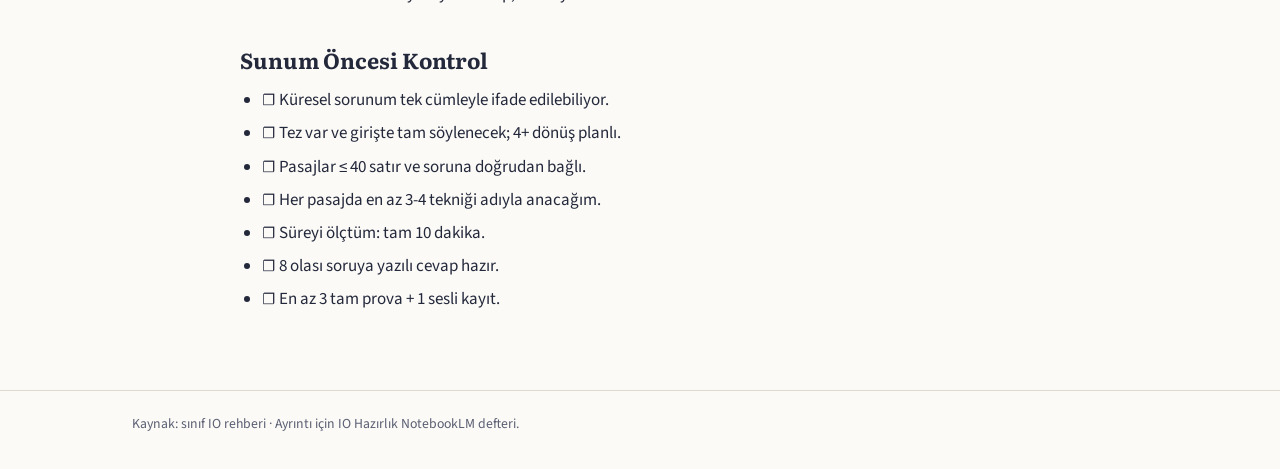
<file: ib-turkce/io.html>
<!DOCTYPE html>
<html lang="tr">
<head>
<meta charset="UTF-8">
<meta name="viewport" content="width=device-width, initial-scale=1.0">
<title>IO Rehberi — 10 IB Türkçe</title>
<link rel="stylesheet" href="css/stil.css">
</head>
<body data-sayfa="io">
<header class="ust"><div class="kap ust-ic">
  <a class="logo" href="index.html">10 IB <em class="fosfor">Türkçe</em></a>
  <nav class="menu">
    <a href="index.html"><span>Eserler</span></a>
    <a class="aktif" href="io.html"><span>IO Rehberi</span></a>
    <a href="teknikler.html"><span>Anlatım Teknikleri</span></a>
    <a href="duzeltmeler.html"><span>Düzeltmeler</span></a>
  </nav>
</div></header>

<main class="kap icerik">
  <h1>Bireysel Sözlü <span class="fosfor">(IO) Rehberi</span></h1>
  <p style="margin:10px 0 18px"><a class="dugme" href="https://notebooklm.google.com/notebook/9728cb3a-a19d-4883-bf34-c389367a5fb2" target="_blank" rel="noopener">🔎 IO Hazırlık defterinde derinleş</a> <a class="dugme dugme--sade" href="https://notebooklm.google.com/notebook/067ad053-b1b5-4155-8cb3-9a5b7494226c" target="_blank" rel="noopener">🌍 Küresel Sorun defteri</a></p>
  <p><b>Sunum sorusu:</b> "Seçtiğiniz küresel bir sorunun, çalıştığınız metinlerden ikisinin içeriği ve biçimi aracılığıyla sunulma yollarını inceleyiniz."</p>

  <h2>Temel Kurallar</h2>
  <ul>
    <li><b>Süre:</b> 15 dk — 10 dk sunum + 5 dk soru-cevap.</li>
    <li><b>Eser:</b> Biri ana dilde, biri çeviri iki eser.</li>
    <li><b>Pasaj:</b> Her pasaj en fazla 40 satır; küresel sorunla doğrudan ilgili.</li>
    <li><b>Bütüne bağlama:</b> Her pasaj eserin bütününe bağlanır (özelden genele).</li>
    <li><b>Notlar:</b> Yalnızca madde başı notlar; tam metin okunmaz.</li>
  </ul>

  <h2>10 Dakikanın Planı</h2>
  <table><thead><tr><th>Süre</th><th>Bölüm</th><th>İçerik</th></tr></thead><tbody>
    <tr><td>0–1</td><td><b>Giriş</b></td><td>Eserler + yazarlar · araştırma alanı · küresel sorun · <span class="fosfor">TEZ tam cümle</span></td></tr>
    <tr><td>1–3</td><td>Eser A — Pasaj</td><td>1 cümle özet · yakın okuma: ad → örnek → işlev</td></tr>
    <tr><td>3–5</td><td>Eser A — Genel</td><td>Motif, tema, yazarın duruşu · teze dönüş</td></tr>
    <tr><td>5–7</td><td>Eser B — Pasaj</td><td>A ile aynı yapıda</td></tr>
    <tr><td>7–9</td><td>Eser B — Genel</td><td>Tür, bağlam · teze dönüş</td></tr>
    <tr><td>9–10</td><td><b>Sonuç</b></td><td>İki eseri yan yana koy · teze dön · kapanış</td></tr>
  </tbody></table>

  <h2>Rubric Özeti (4 × 10 = 40 puan)</h2>
  <table><thead><tr><th>Ölçüt</th><th>Neyi ölçer?</th></tr></thead><tbody>
    <tr><td><b>A · Bilgi, Anlama, Yorumlama</b></td><td>Eser bilgisi; küresel soruna dair yorum; göndermelerin isabeti</td></tr>
    <tr><td><b>B · Analiz ve Değerlendirme</b></td><td>Yazarın seçimlerinin küresel sorunu nasıl kurduğunun analizi</td></tr>
    <tr><td><b>C · Odak ve Organizasyon</b></td><td>Yapı, denge, fikirler arası bağlantı, teze dönüşler</td></tr>
    <tr><td><b>D · Dil</b></td><td>Açıklık, doğruluk, çeşitlilik, akademik üslup</td></tr>
  </tbody></table>

  <h2>Teze Dönme Stratejisi</h2>
  <p>En az <b>4 noktada</b> teze açık gönderme: girişte tam cümle → A pasaj sonu → A genel sonu → B genel sonu → sonuçta yeniden, daha geniş bağlamda. Tezin anahtar sözcükleri her göndermede tekrar etmeli.</p>

  <h2>En Sık Hatalar</h2>
  <ul>
    <li>Tezi söylememek / teze geri dönmemek.</li>
    <li>Pasajı <b>özetlemek</b> (özet en fazla 1 cümle!).</li>
    <li>Teknik adını söylememek; söyleyip <b>işlevini</b> açıklamamak.</li>
    <li>"Çok dokunaklı" gibi duygusal değerlendirme — analiz değil.</li>
    <li>Hızlı konuşmak; dolgu kelimeler (şimdi, yani, ııı → "buradan hareketle", "bu noktada").</li>
    <li>Soruda: tek cümlelik yüzeysel cevap; "bilmiyorum" demek.</li>
  </ul>

  <h2>Sunum Öncesi Kontrol</h2>
  <ul>
    <li>☐ Küresel sorunum tek cümleyle ifade edilebiliyor.</li>
    <li>☐ Tez var ve girişte tam söylenecek; 4+ dönüş planlı.</li>
    <li>☐ Pasajlar ≤ 40 satır ve soruna doğrudan bağlı.</li>
    <li>☐ Her pasajda en az 3-4 tekniği adıyla anacağım.</li>
    <li>☐ Süreyi ölçtüm: tam 10 dakika.</li>
    <li>☐ 8 olası soruya yazılı cevap hazır.</li>
    <li>☐ En az 3 tam prova + 1 sesli kayıt.</li>
  </ul>
</main>

<footer class="alt-bilgi"><div class="kap"><span>Kaynak: sınıf IO rehberi · Ayrıntı için IO Hazırlık NotebookLM defteri.</span></div></footer>
<script src="js/uygulama.js"></script>
</body>
</html>
</file>
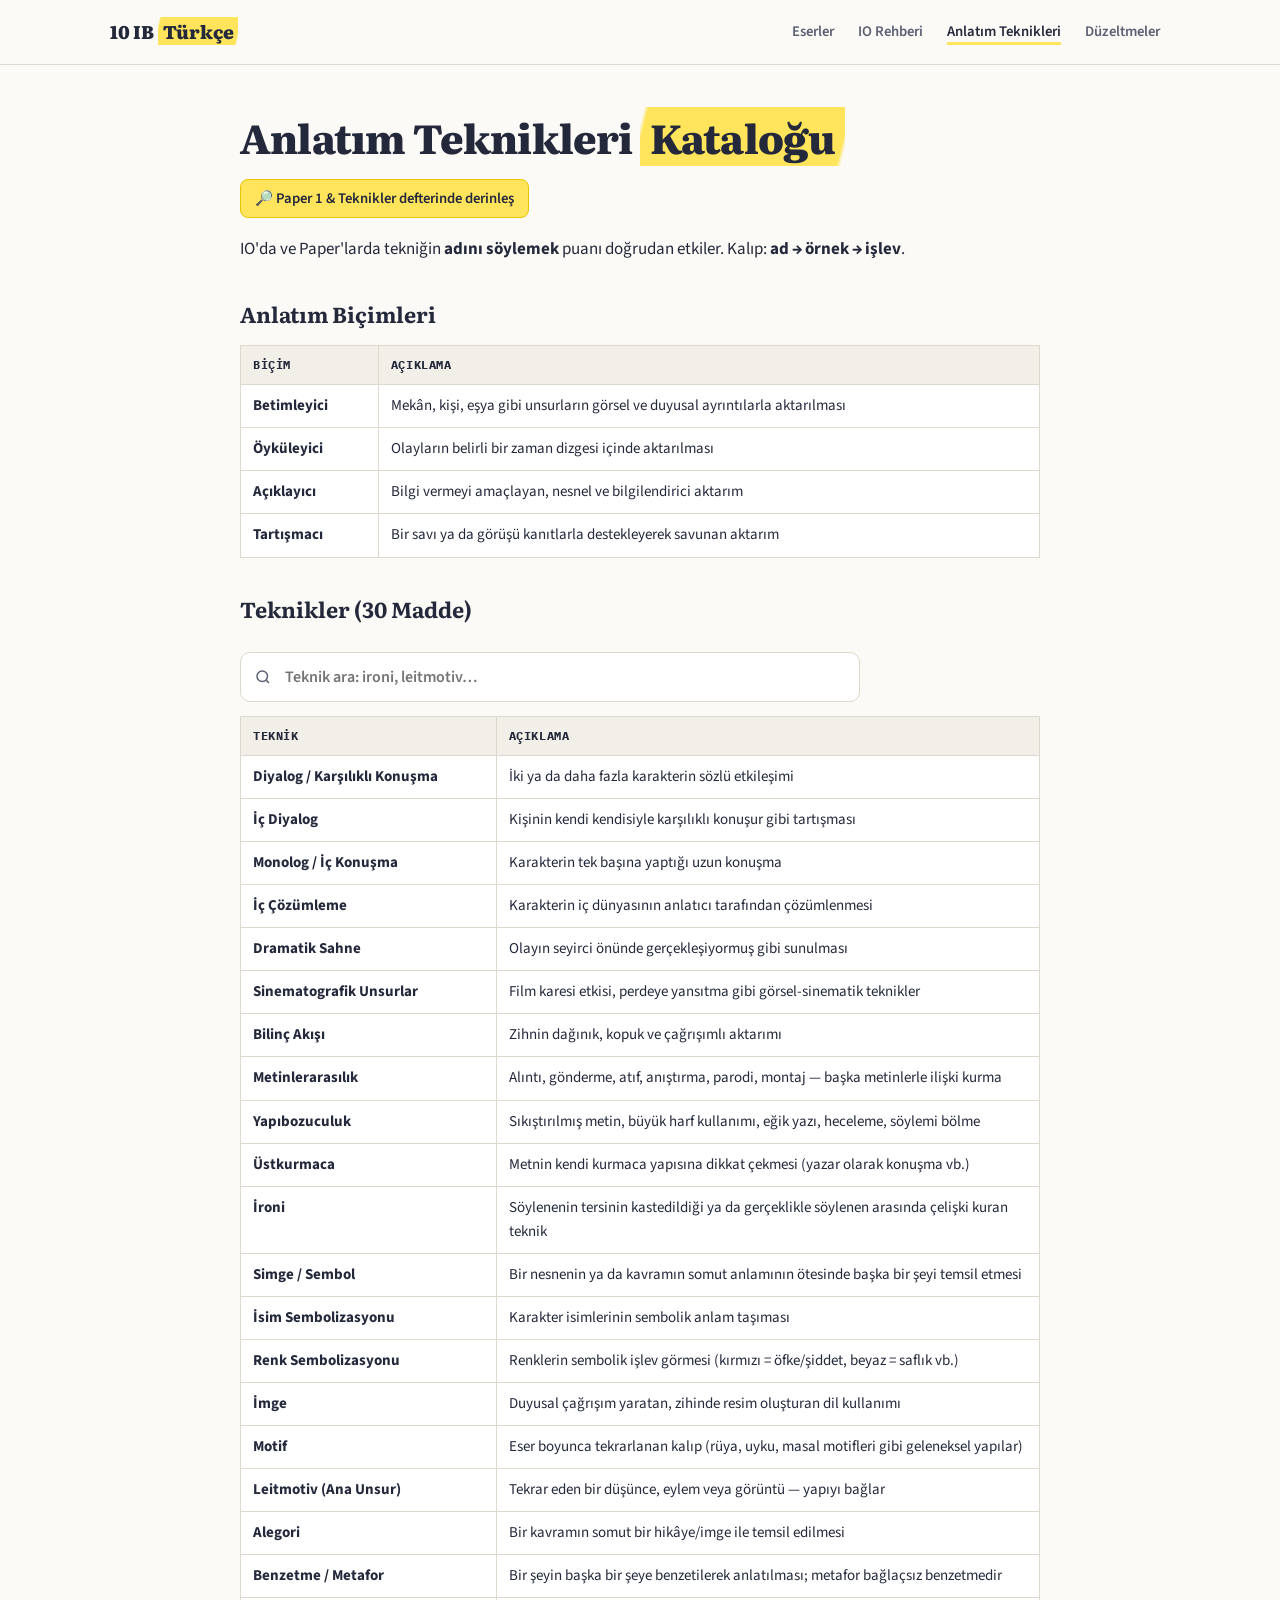
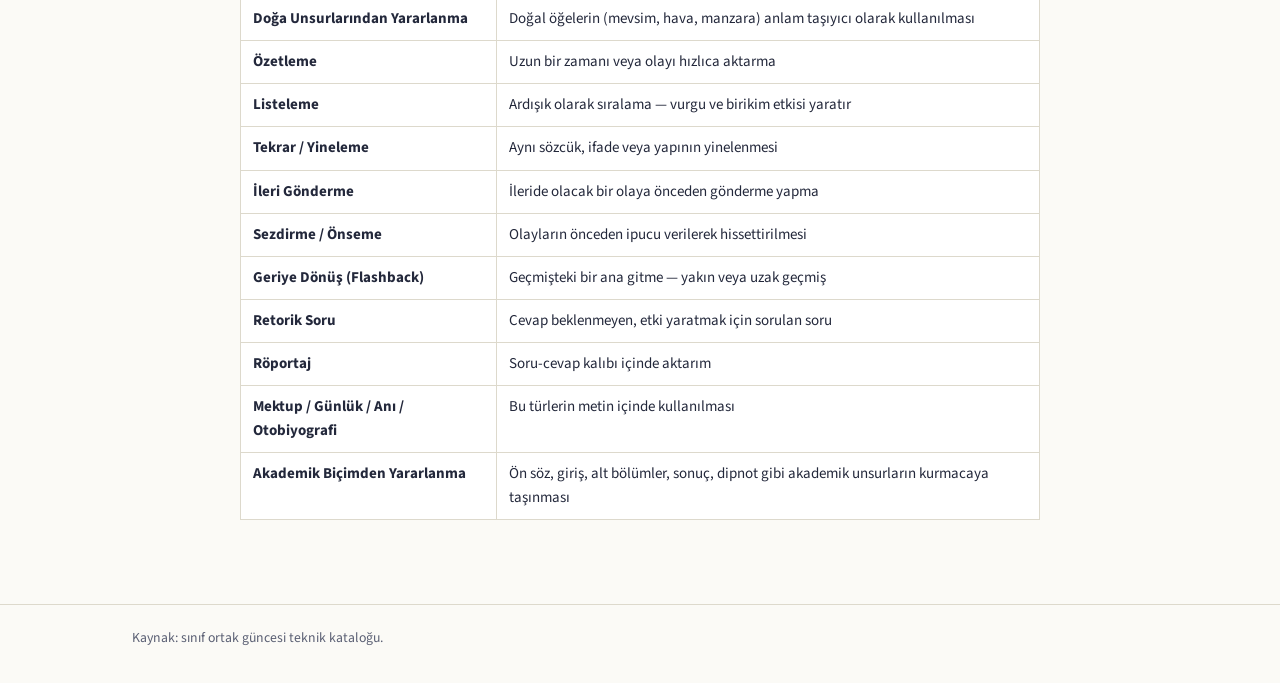
<file: ib-turkce/teknikler.html>
<!DOCTYPE html>
<html lang="tr">
<head>
<meta charset="UTF-8">
<meta name="viewport" content="width=device-width, initial-scale=1.0">
<title>Anlatım Teknikleri — 10 IB Türkçe</title>
<link rel="stylesheet" href="css/stil.css">
</head>
<body data-sayfa="teknik">
<header class="ust"><div class="kap ust-ic">
  <a class="logo" href="index.html">10 IB <em class="fosfor">Türkçe</em></a>
  <nav class="menu">
    <a href="index.html"><span>Eserler</span></a>
    <a href="io.html"><span>IO Rehberi</span></a>
    <a class="aktif" href="teknikler.html"><span>Anlatım Teknikleri</span></a>
    <a href="duzeltmeler.html"><span>Düzeltmeler</span></a>
  </nav>
</div></header>

<main class="kap icerik">
  <h1>Anlatım Teknikleri <span class="fosfor">Kataloğu</span></h1>
  <p style="margin:10px 0 18px"><a class="dugme" href="https://notebooklm.google.com/notebook/10ce8b3c-6aa1-4b2f-add3-6f650d1fc726" target="_blank" rel="noopener">🔎 Paper 1 & Teknikler defterinde derinleş</a></p>
  <p>IO'da ve Paper'larda tekniğin <b>adını söylemek</b> puanı doğrudan etkiler. Kalıp: <b>ad → örnek → işlev</b>.</p>

  <h2>Anlatım Biçimleri</h2>
  <table><thead><tr><th>Biçim</th><th>Açıklama</th></tr></thead><tbody id="bicimler"></tbody></table>

  <h2>Teknikler (30 Madde)</h2>
  <div class="arama"><svg viewBox="0 0 24 24" fill="none" stroke-width="2"><circle cx="11" cy="11" r="7"/><path d="m20 20-3.5-3.5"/></svg>
  <input id="teknik-arama" type="search" placeholder="Teknik ara: ironi, leitmotiv…" aria-label="Teknik ara"></div>
  <table><thead><tr><th>Teknik</th><th>Açıklama</th></tr></thead><tbody id="teknik-liste"></tbody></table>
</main>

<footer class="alt-bilgi"><div class="kap"><span>Kaynak: sınıf ortak güncesi teknik kataloğu.</span></div></footer>
<script src="js/uygulama.js"></script>
</body>
</html>
</file>
<file: css/stil.css>
/* 10 IB Türkçe — "fosforlu kalemle çalışılmış kitap sayfası" */
@import url('https://fonts.googleapis.com/css2?family=Literata:opsz,wght@7..72,400;7..72,600;7..72,800&family=Source+Sans+3:wght@400;600;700&family=IBM+Plex+Mono:wght@400;500&display=swap');

:root {
  --kagit: #FBFAF6;
  --kagit-koyu: #F1EFE7;
  --murekkep: #23283B;
  --murekkep-soluk: #5A5F73;
  --fosfor: #FFE45C;
  --fosfor-koyu: #E8C500;
  --cizgi: #DDD9CC;
  --eser-renk: var(--fosfor-koyu);
  --radius: 10px;
  --font-baslik: 'Literata', Georgia, serif;
  --font-metin: 'Source Sans 3', system-ui, sans-serif;
  --font-etiket: 'IBM Plex Mono', monospace;
}

* { box-sizing: border-box; margin: 0; }
html { scroll-behavior: smooth; }
@media (prefers-reduced-motion: reduce) { html { scroll-behavior: auto; } *, *::before, *::after { animation: none !important; transition: none !important; } }

body {
  font-family: var(--font-metin);
  background: var(--kagit);
  color: var(--murekkep);
  line-height: 1.6;
  font-size: 17px;
}

/* ---- fosforlu kalem imzası ---- */
.fosfor {
  background: linear-gradient(104deg, transparent 2%, var(--fosfor) 4%, var(--fosfor) 96%, transparent 98%);
  padding: 0 .25em;
  box-decoration-break: clone;
  -webkit-box-decoration-break: clone;
}
.fosfor--eser {
  background: linear-gradient(104deg, transparent 2%, color-mix(in srgb, var(--eser-renk) 32%, var(--kagit)) 4%, color-mix(in srgb, var(--eser-renk) 32%, var(--kagit)) 96%, transparent 98%);
}

/* ---- iskelet ---- */
.kap { max-width: 1060px; margin: 0 auto; padding: 0 22px; }

header.ust {
  border-bottom: 1px solid var(--cizgi);
  background: var(--kagit);
  position: sticky; top: 0; z-index: 40;
}
.ust-ic { display: flex; align-items: center; gap: 18px; padding: 14px 0; flex-wrap: wrap; }
.logo { font-family: var(--font-baslik); font-weight: 800; font-size: 1.15rem; text-decoration: none; color: var(--murekkep); letter-spacing: -0.01em; }
.logo em { font-style: normal; }
nav.menu { display: flex; gap: 4px; flex-wrap: wrap; margin-left: auto; }
nav.menu a {
  text-decoration: none; color: var(--murekkep-soluk);
  font-size: .92rem; font-weight: 600; padding: 6px 10px; border-radius: 6px;
}
nav.menu a:hover, nav.menu a:focus-visible { color: var(--murekkep); background: var(--kagit-koyu); }
nav.menu a.aktif { color: var(--murekkep); }
nav.menu a.aktif span { border-bottom: 3px solid var(--fosfor); }

/* ---- hero ---- */
.hero { padding: 58px 0 34px; }
.hero .not { font-family: var(--font-etiket); font-size: .8rem; color: var(--murekkep-soluk); letter-spacing: .06em; text-transform: uppercase; }
.hero h1 { font-family: var(--font-baslik); font-weight: 800; font-size: clamp(2rem, 5.5vw, 3.4rem); line-height: 1.12; margin: 10px 0 14px; letter-spacing: -0.02em; }
.hero p.alt { max-width: 60ch; color: var(--murekkep-soluk); font-size: 1.05rem; }

/* ---- arama ---- */
.arama { margin: 26px 0 8px; position: relative; max-width: 620px; }
.arama input {
  width: 100%; padding: 13px 16px 13px 44px;
  font: 600 1rem var(--font-metin); color: var(--murekkep);
  background: #fff; border: 1.5px solid var(--cizgi); border-radius: var(--radius);
}
.arama input:focus { outline: 3px solid var(--fosfor); border-color: var(--fosfor-koyu); }
.arama svg { position: absolute; left: 14px; top: 50%; transform: translateY(-50%); width: 18px; height: 18px; stroke: var(--murekkep-soluk); }
.arama-sonuc { margin-top: 10px; display: grid; gap: 8px; }

/* ---- eser kartları ---- */
.kartlar { display: grid; grid-template-columns: repeat(auto-fill, minmax(290px, 1fr)); gap: 16px; padding: 26px 0 60px; }
.kart {
  background: #fff; border: 1px solid var(--cizgi); border-radius: var(--radius);
  padding: 20px 20px 16px; text-decoration: none; color: inherit;
  display: flex; flex-direction: column; gap: 8px; position: relative;
  transition: transform .15s ease, box-shadow .15s ease;
}
.kart::before {
  content: ""; position: absolute; left: 0; top: 14px; bottom: 14px; width: 5px;
  background: var(--k-renk, var(--fosfor-koyu)); border-radius: 0 4px 4px 0;
}
.kart:hover, .kart:focus-visible { transform: translateY(-2px); box-shadow: 0 8px 22px rgba(35,40,59,.09); }
.kart h3 { font-family: var(--font-baslik); font-size: 1.22rem; font-weight: 800; line-height: 1.25; }

/* görselli kart: üstte fotoğraf şeridi, metin okunur kalsın diye kağıt zeminde durur */
.kart--gorselli { padding-top: 0; overflow: hidden; }
.kart-gorsel {
  order: -1; width: calc(100% + 40px); height: 130px; margin: 0 -20px 12px;
  object-fit: cover; display: block; border-bottom: 1px solid var(--cizgi);
}
.kart--gorselli::before { top: 130px; }
.kart .yazar { font-family: var(--font-etiket); font-size: .8rem; color: var(--murekkep-soluk); }
.kart p { font-size: .93rem; color: var(--murekkep-soluk); }
.kart .say { margin-top: auto; font-family: var(--font-etiket); font-size: .76rem; color: var(--murekkep-soluk); padding-top: 8px; }

/* ---- NotebookLM defterleri ---- */
.defterler { padding: 8px 0 60px; }
.defterler h2 { font-family: var(--font-baslik); font-size: 1.35rem; font-weight: 800; }
.defterler .not { font-size: .92rem; color: var(--murekkep-soluk); margin: 6px 0 16px; max-width: 62ch; }
.defter-liste { display: grid; grid-template-columns: repeat(auto-fill, minmax(240px, 1fr)); gap: 12px; }
.defter {
  display: flex; flex-direction: column; gap: 5px; text-decoration: none; color: inherit;
  background: #fff; border: 1px solid var(--cizgi); border-left: 4px solid var(--fosfor-koyu);
  border-radius: var(--radius); padding: 14px 16px;
}
.defter b { font-family: var(--font-baslik); font-size: 1rem; }
.defter span { font-size: .87rem; color: var(--murekkep-soluk); }
.defter em { font-family: var(--font-etiket); font-size: .74rem; color: var(--murekkep-soluk); font-style: normal; }
.defter:hover, .defter:focus-visible { background: var(--kagit-koyu); border-left-color: var(--fosfor); }
.defter--bos { opacity: .55; border-left-color: var(--cizgi); }

/* ---- hızlı linkler ---- */
.hizli { display: flex; gap: 10px; flex-wrap: wrap; margin-top: 6px; }
.hizli a {
  font: 600 .9rem var(--font-metin); color: var(--murekkep); text-decoration: none;
  border: 1.5px solid var(--cizgi); background: #fff; border-radius: 999px; padding: 7px 15px;
}
.hizli a:hover, .hizli a:focus-visible { border-color: var(--fosfor-koyu); background: var(--fosfor); }

/* ---- eser sayfası ---- */
.eser-baslik { padding: 46px 0 8px; }
.eser-baslik .tur { font-family: var(--font-etiket); font-size: .8rem; color: var(--murekkep-soluk); letter-spacing: .05em; }
.eser-baslik h1 { font-family: var(--font-baslik); font-weight: 800; font-size: clamp(1.8rem, 4.5vw, 2.9rem); margin: 8px 0 4px; letter-spacing: -0.02em; }
.eser-baslik .yazar { font-size: 1.1rem; color: var(--murekkep-soluk); }
.eser-baslik .ozet { max-width: 68ch; margin: 16px 0 6px; }
.eser-arac { display: flex; gap: 10px; flex-wrap: wrap; margin: 16px 0 4px; }
.dugme {
  display: inline-flex; align-items: center; gap: 8px;
  font: 600 .92rem var(--font-metin); color: var(--murekkep); text-decoration: none;
  background: var(--fosfor); border: 1.5px solid var(--fosfor-koyu); border-radius: 8px; padding: 8px 14px; cursor: pointer;
}
.dugme:hover, .dugme:focus-visible { background: var(--fosfor-koyu); }
.dugme--sade { background: #fff; border-color: var(--cizgi); }
.dugme--sade:hover, .dugme--sade:focus-visible { border-color: var(--murekkep-soluk); background: var(--kagit-koyu); }

.uyari {
  margin: 18px 0; padding: 12px 16px; border-radius: var(--radius);
  background: var(--kagit-koyu); border: 1px dashed var(--fosfor-koyu);
  font-size: .9rem; color: var(--murekkep-soluk);
}

/* bölümler */
details.bolumler { margin: 10px 0 26px; border: 1px solid var(--cizgi); border-radius: var(--radius); background: #fff; }
details.bolumler summary { cursor: pointer; font: 700 1rem var(--font-metin); padding: 13px 16px; }
details.bolumler div { padding: 0 16px 14px; }
details.bolumler p { margin: 8px 0; font-size: .95rem; }
details.bolumler b { font-family: var(--font-etiket); font-weight: 500; font-size: .85rem; }

/* filtre çipleri */
.filtreler { display: flex; gap: 8px; flex-wrap: wrap; margin: 20px 0 4px; }
.cip {
  font: 600 .88rem var(--font-metin); color: var(--murekkep);
  background: #fff; border: 1.5px solid var(--cizgi); border-radius: 999px; padding: 6px 14px; cursor: pointer;
}
.cip:hover { border-color: var(--murekkep-soluk); }
.cip.aktif { background: var(--fosfor); border-color: var(--fosfor-koyu); }

/* giriş listesi — kenar notu kartları */
.girisler { display: grid; gap: 14px; padding: 18px 0 60px; }
.giris {
  background: #fff; border: 1px solid var(--cizgi); border-radius: var(--radius);
  padding: 18px 20px 14px; display: grid; gap: 6px;
}
.giris .tip-satir { display: flex; align-items: baseline; gap: 10px; flex-wrap: wrap; }
.giris .tip {
  font-family: var(--font-etiket); font-size: .72rem; letter-spacing: .07em; text-transform: uppercase;
  padding: 2px 8px; border-radius: 4px; background: var(--kagit-koyu); color: var(--murekkep-soluk);
}
.giris[data-tip="tema"] .tip { background: color-mix(in srgb, var(--eser-renk) 22%, #fff); color: var(--murekkep); }
.giris[data-tip="teknik"] .tip { background: #E7ECF5; color: #33507A; }
.giris[data-tip="kuresel"] .tip { background: #EAF3E7; color: #3E6B33; }
.giris h3 { font-family: var(--font-baslik); font-size: 1.14rem; font-weight: 700; }
.giris .yer { font-family: var(--font-etiket); font-size: .8rem; color: var(--murekkep-soluk); }
.giris .yer::before { content: "▸ "; color: var(--eser-renk); }
.giris p { font-size: .96rem; }
.giris .alan { font-size: .85rem; color: var(--murekkep-soluk); font-style: italic; }
.giris .durum { justify-self: start; font-family: var(--font-etiket); font-size: .7rem; color: var(--murekkep-soluk); border: 1px dashed var(--cizgi); border-radius: 4px; padding: 1px 7px; margin-top: 4px; }
.giris .durum.onayli { border-style: solid; color: #3E6B33; border-color: #B9D2B1; }

/* ---- içerik sayfaları (io, teknikler) ---- */
.icerik { padding: 40px 0 70px; max-width: 800px; }
.icerik h1 { font-family: var(--font-baslik); font-weight: 800; font-size: clamp(1.7rem, 4vw, 2.5rem); margin-bottom: 6px; letter-spacing: -0.02em; }
.icerik h2 { font-family: var(--font-baslik); font-weight: 700; font-size: 1.35rem; margin: 34px 0 10px; }
.icerik p { margin: 10px 0; }
.icerik table { width: 100%; border-collapse: collapse; margin: 14px 0; font-size: .94rem; background: #fff; }
.icerik th, .icerik td { border: 1px solid var(--cizgi); padding: 9px 12px; text-align: left; vertical-align: top; }
.icerik th { background: var(--kagit-koyu); font-family: var(--font-etiket); font-size: .78rem; letter-spacing: .05em; text-transform: uppercase; }
.icerik li { margin: 6px 0; }
.icerik ul, .icerik ol { padding-left: 22px; }

footer.alt-bilgi { border-top: 1px solid var(--cizgi); padding: 22px 0 34px; color: var(--murekkep-soluk); font-size: .86rem; }
footer.alt-bilgi .kap { display: flex; justify-content: space-between; gap: 12px; flex-wrap: wrap; }

.bos { padding: 26px; text-align: center; color: var(--murekkep-soluk); background: #fff; border: 1px dashed var(--cizgi); border-radius: var(--radius); }

@media (max-width: 640px) {
  body { font-size: 16px; }
  .hero { padding: 38px 0 24px; }
  .kartlar { grid-template-columns: 1fr; }
}
</file>
<file: ib-turkce/css/stil.css>
/* 10 IB Türkçe — "fosforlu kalemle çalışılmış kitap sayfası" */
@import url('https://fonts.googleapis.com/css2?family=Literata:opsz,wght@7..72,400;7..72,600;7..72,800&family=Source+Sans+3:wght@400;600;700&family=IBM+Plex+Mono:wght@400;500&display=swap');

:root {
  --kagit: #FBFAF6;
  --kagit-koyu: #F1EFE7;
  --murekkep: #23283B;
  --murekkep-soluk: #5A5F73;
  --fosfor: #FFE45C;
  --fosfor-koyu: #E8C500;
  --cizgi: #DDD9CC;
  --eser-renk: var(--fosfor-koyu);
  --radius: 10px;
  --font-baslik: 'Literata', Georgia, serif;
  --font-metin: 'Source Sans 3', system-ui, sans-serif;
  --font-etiket: 'IBM Plex Mono', monospace;
}

* { box-sizing: border-box; margin: 0; }
html { scroll-behavior: smooth; }
@media (prefers-reduced-motion: reduce) { html { scroll-behavior: auto; } *, *::before, *::after { animation: none !important; transition: none !important; } }

body {
  font-family: var(--font-metin);
  background: var(--kagit);
  color: var(--murekkep);
  line-height: 1.6;
  font-size: 17px;
}

/* ---- fosforlu kalem imzası ---- */
.fosfor {
  background: linear-gradient(104deg, transparent 2%, var(--fosfor) 4%, var(--fosfor) 96%, transparent 98%);
  padding: 0 .25em;
  box-decoration-break: clone;
  -webkit-box-decoration-break: clone;
}
.fosfor--eser {
  background: linear-gradient(104deg, transparent 2%, color-mix(in srgb, var(--eser-renk) 32%, var(--kagit)) 4%, color-mix(in srgb, var(--eser-renk) 32%, var(--kagit)) 96%, transparent 98%);
}

/* ---- iskelet ---- */
.kap { max-width: 1060px; margin: 0 auto; padding: 0 22px; }

header.ust {
  border-bottom: 1px solid var(--cizgi);
  background: var(--kagit);
  position: sticky; top: 0; z-index: 40;
}
.ust-ic { display: flex; align-items: center; gap: 18px; padding: 14px 0; flex-wrap: wrap; }
.logo { font-family: var(--font-baslik); font-weight: 800; font-size: 1.15rem; text-decoration: none; color: var(--murekkep); letter-spacing: -0.01em; }
.logo em { font-style: normal; }
nav.menu { display: flex; gap: 4px; flex-wrap: wrap; margin-left: auto; }
nav.menu a {
  text-decoration: none; color: var(--murekkep-soluk);
  font-size: .92rem; font-weight: 600; padding: 6px 10px; border-radius: 6px;
}
nav.menu a:hover, nav.menu a:focus-visible { color: var(--murekkep); background: var(--kagit-koyu); }
nav.menu a.aktif { color: var(--murekkep); }
nav.menu a.aktif span { border-bottom: 3px solid var(--fosfor); }

/* ---- hero ---- */
.hero { padding: 58px 0 34px; }
.hero .not { font-family: var(--font-etiket); font-size: .8rem; color: var(--murekkep-soluk); letter-spacing: .06em; text-transform: uppercase; }
.hero h1 { font-family: var(--font-baslik); font-weight: 800; font-size: clamp(2rem, 5.5vw, 3.4rem); line-height: 1.12; margin: 10px 0 14px; letter-spacing: -0.02em; }
.hero p.alt { max-width: 60ch; color: var(--murekkep-soluk); font-size: 1.05rem; }

/* ---- arama ---- */
.arama { margin: 26px 0 8px; position: relative; max-width: 620px; }
.arama input {
  width: 100%; padding: 13px 16px 13px 44px;
  font: 600 1rem var(--font-metin); color: var(--murekkep);
  background: #fff; border: 1.5px solid var(--cizgi); border-radius: var(--radius);
}
.arama input:focus { outline: 3px solid var(--fosfor); border-color: var(--fosfor-koyu); }
.arama svg { position: absolute; left: 14px; top: 50%; transform: translateY(-50%); width: 18px; height: 18px; stroke: var(--murekkep-soluk); }
.arama-sonuc { margin-top: 10px; display: grid; gap: 8px; }

/* ---- eser kartları ---- */
.kartlar { display: grid; grid-template-columns: repeat(auto-fill, minmax(290px, 1fr)); gap: 16px; padding: 26px 0 60px; }
.kart {
  background: #fff; border: 1px solid var(--cizgi); border-radius: var(--radius);
  padding: 20px 20px 16px; text-decoration: none; color: inherit;
  display: flex; flex-direction: column; gap: 8px; position: relative;
  transition: transform .15s ease, box-shadow .15s ease;
  overflow: hidden;
}
.kart .gorsel {
  margin: -20px -20px 4px; height: 130px;
  background-size: cover; background-position: center;
  filter: saturate(.85);
  border-bottom: 3px solid var(--k-renk, var(--fosfor-koyu));
  position: relative;
}
.kart .gorsel::after {
  content: ""; position: absolute; inset: 0;
  background: linear-gradient(to bottom, rgba(35,40,59,.05), rgba(35,40,59,.22));
}
.kart::before {
  content: ""; position: absolute; left: 0; top: 14px; bottom: 14px; width: 5px;
  background: var(--k-renk, var(--fosfor-koyu)); border-radius: 0 4px 4px 0;
}
.kart:hover, .kart:focus-visible { transform: translateY(-2px); box-shadow: 0 8px 22px rgba(35,40,59,.09); }
.kart .emoji { font-size: 1.5rem; }
.kart h3 { font-family: var(--font-baslik); font-size: 1.22rem; font-weight: 800; line-height: 1.25; }
.kart .yazar { font-family: var(--font-etiket); font-size: .8rem; color: var(--murekkep-soluk); }
.kart p { font-size: .93rem; color: var(--murekkep-soluk); }
.kart .say { margin-top: auto; font-family: var(--font-etiket); font-size: .76rem; color: var(--murekkep-soluk); padding-top: 8px; }

/* ---- hızlı linkler ---- */
.hizli { display: flex; gap: 10px; flex-wrap: wrap; margin-top: 6px; }
.hizli a {
  font: 600 .9rem var(--font-metin); color: var(--murekkep); text-decoration: none;
  border: 1.5px solid var(--cizgi); background: #fff; border-radius: 999px; padding: 7px 15px;
}
.hizli a:hover, .hizli a:focus-visible { border-color: var(--fosfor-koyu); background: var(--fosfor); }

/* ---- eser sayfası ---- */
.eser-bant {
  height: clamp(150px, 26vw, 260px);
  background-size: cover; background-position: center;
  border-bottom: 4px solid var(--eser-renk);
  position: relative; filter: saturate(.9);
}
.eser-bant::after {
  content: ""; position: absolute; inset: 0;
  background: linear-gradient(to bottom, rgba(35,40,59,0) 40%, rgba(251,250,246,.55) 88%, var(--kagit) 100%);
}
.eser-baslik { padding: 46px 0 8px; }
.eser-bant + .kap .eser-baslik, main .eser-baslik.bantli { padding-top: 26px; }
.eser-baslik .tur { font-family: var(--font-etiket); font-size: .8rem; color: var(--murekkep-soluk); letter-spacing: .05em; }
.eser-baslik h1 { font-family: var(--font-baslik); font-weight: 800; font-size: clamp(1.8rem, 4.5vw, 2.9rem); margin: 8px 0 4px; letter-spacing: -0.02em; }
.eser-baslik .yazar { font-size: 1.1rem; color: var(--murekkep-soluk); }
.eser-baslik .ozet { max-width: 68ch; margin: 16px 0 6px; }
.eser-arac { display: flex; gap: 10px; flex-wrap: wrap; margin: 16px 0 4px; }
.dugme {
  display: inline-flex; align-items: center; gap: 8px;
  font: 600 .92rem var(--font-metin); color: var(--murekkep); text-decoration: none;
  background: var(--fosfor); border: 1.5px solid var(--fosfor-koyu); border-radius: 8px; padding: 8px 14px; cursor: pointer;
}
.dugme:hover, .dugme:focus-visible { background: var(--fosfor-koyu); }
.dugme--sade { background: #fff; border-color: var(--cizgi); }
.dugme--sade:hover, .dugme--sade:focus-visible { border-color: var(--murekkep-soluk); background: var(--kagit-koyu); }

.uyari {
  margin: 18px 0; padding: 12px 16px; border-radius: var(--radius);
  background: var(--kagit-koyu); border: 1px dashed var(--fosfor-koyu);
  font-size: .9rem; color: var(--murekkep-soluk);
}

/* bölümler */
details.bolumler { margin: 10px 0 26px; border: 1px solid var(--cizgi); border-radius: var(--radius); background: #fff; }
details.bolumler summary { cursor: pointer; font: 700 1rem var(--font-metin); padding: 13px 16px; }
details.bolumler div { padding: 0 16px 14px; }
details.bolumler p { margin: 8px 0; font-size: .95rem; }
details.bolumler b { font-family: var(--font-etiket); font-weight: 500; font-size: .85rem; }

/* filtre çipleri */
.filtreler { display: flex; gap: 8px; flex-wrap: wrap; margin: 20px 0 4px; }
.cip {
  font: 600 .88rem var(--font-metin); color: var(--murekkep);
  background: #fff; border: 1.5px solid var(--cizgi); border-radius: 999px; padding: 6px 14px; cursor: pointer;
}
.cip:hover { border-color: var(--murekkep-soluk); }
.cip.aktif { background: var(--fosfor); border-color: var(--fosfor-koyu); }

/* giriş listesi — kenar notu kartları */
.girisler { display: grid; gap: 14px; padding: 18px 0 60px; }
.giris {
  background: #fff; border: 1px solid var(--cizgi); border-radius: var(--radius);
  padding: 18px 20px 14px; display: grid; gap: 6px;
}
.giris .tip-satir { display: flex; align-items: baseline; gap: 10px; flex-wrap: wrap; }
.giris .tip {
  font-family: var(--font-etiket); font-size: .72rem; letter-spacing: .07em; text-transform: uppercase;
  padding: 2px 8px; border-radius: 4px; background: var(--kagit-koyu); color: var(--murekkep-soluk);
}
.giris[data-tip="tema"] .tip { background: color-mix(in srgb, var(--eser-renk) 22%, #fff); color: var(--murekkep); }
.giris[data-tip="teknik"] .tip { background: #E7ECF5; color: #33507A; }
.giris[data-tip="kuresel"] .tip { background: #EAF3E7; color: #3E6B33; }
.giris h3 { font-family: var(--font-baslik); font-size: 1.14rem; font-weight: 700; }
.giris .yer { font-family: var(--font-etiket); font-size: .8rem; color: var(--murekkep-soluk); }
.giris .yer::before { content: "▸ "; color: var(--eser-renk); }
.giris p { font-size: .96rem; }
.giris .alan { font-size: .85rem; color: var(--murekkep-soluk); font-style: italic; }
.giris .durum { justify-self: start; font-family: var(--font-etiket); font-size: .7rem; color: var(--murekkep-soluk); border: 1px dashed var(--cizgi); border-radius: 4px; padding: 1px 7px; margin-top: 4px; }
.giris .durum.onayli { border-style: solid; color: #3E6B33; border-color: #B9D2B1; }

/* ---- içerik sayfaları (io, teknikler) ---- */
.icerik { padding: 40px 0 70px; max-width: 800px; }
.icerik h1 { font-family: var(--font-baslik); font-weight: 800; font-size: clamp(1.7rem, 4vw, 2.5rem); margin-bottom: 6px; letter-spacing: -0.02em; }
.icerik h2 { font-family: var(--font-baslik); font-weight: 700; font-size: 1.35rem; margin: 34px 0 10px; }
.icerik p { margin: 10px 0; }
.icerik table { width: 100%; border-collapse: collapse; margin: 14px 0; font-size: .94rem; background: #fff; }
.icerik th, .icerik td { border: 1px solid var(--cizgi); padding: 9px 12px; text-align: left; vertical-align: top; }
.icerik th { background: var(--kagit-koyu); font-family: var(--font-etiket); font-size: .78rem; letter-spacing: .05em; text-transform: uppercase; }
.icerik li { margin: 6px 0; }
.icerik ul, .icerik ol { padding-left: 22px; }

footer.alt-bilgi { border-top: 1px solid var(--cizgi); padding: 22px 0 34px; color: var(--murekkep-soluk); font-size: .86rem; }
footer.alt-bilgi .kap { display: flex; justify-content: space-between; gap: 12px; flex-wrap: wrap; }

.bos { padding: 26px; text-align: center; color: var(--murekkep-soluk); background: #fff; border: 1px dashed var(--cizgi); border-radius: var(--radius); }

@media (max-width: 640px) {
  body { font-size: 16px; }
  .hero { padding: 38px 0 24px; }
  .kartlar { grid-template-columns: 1fr; }
}
</file>
